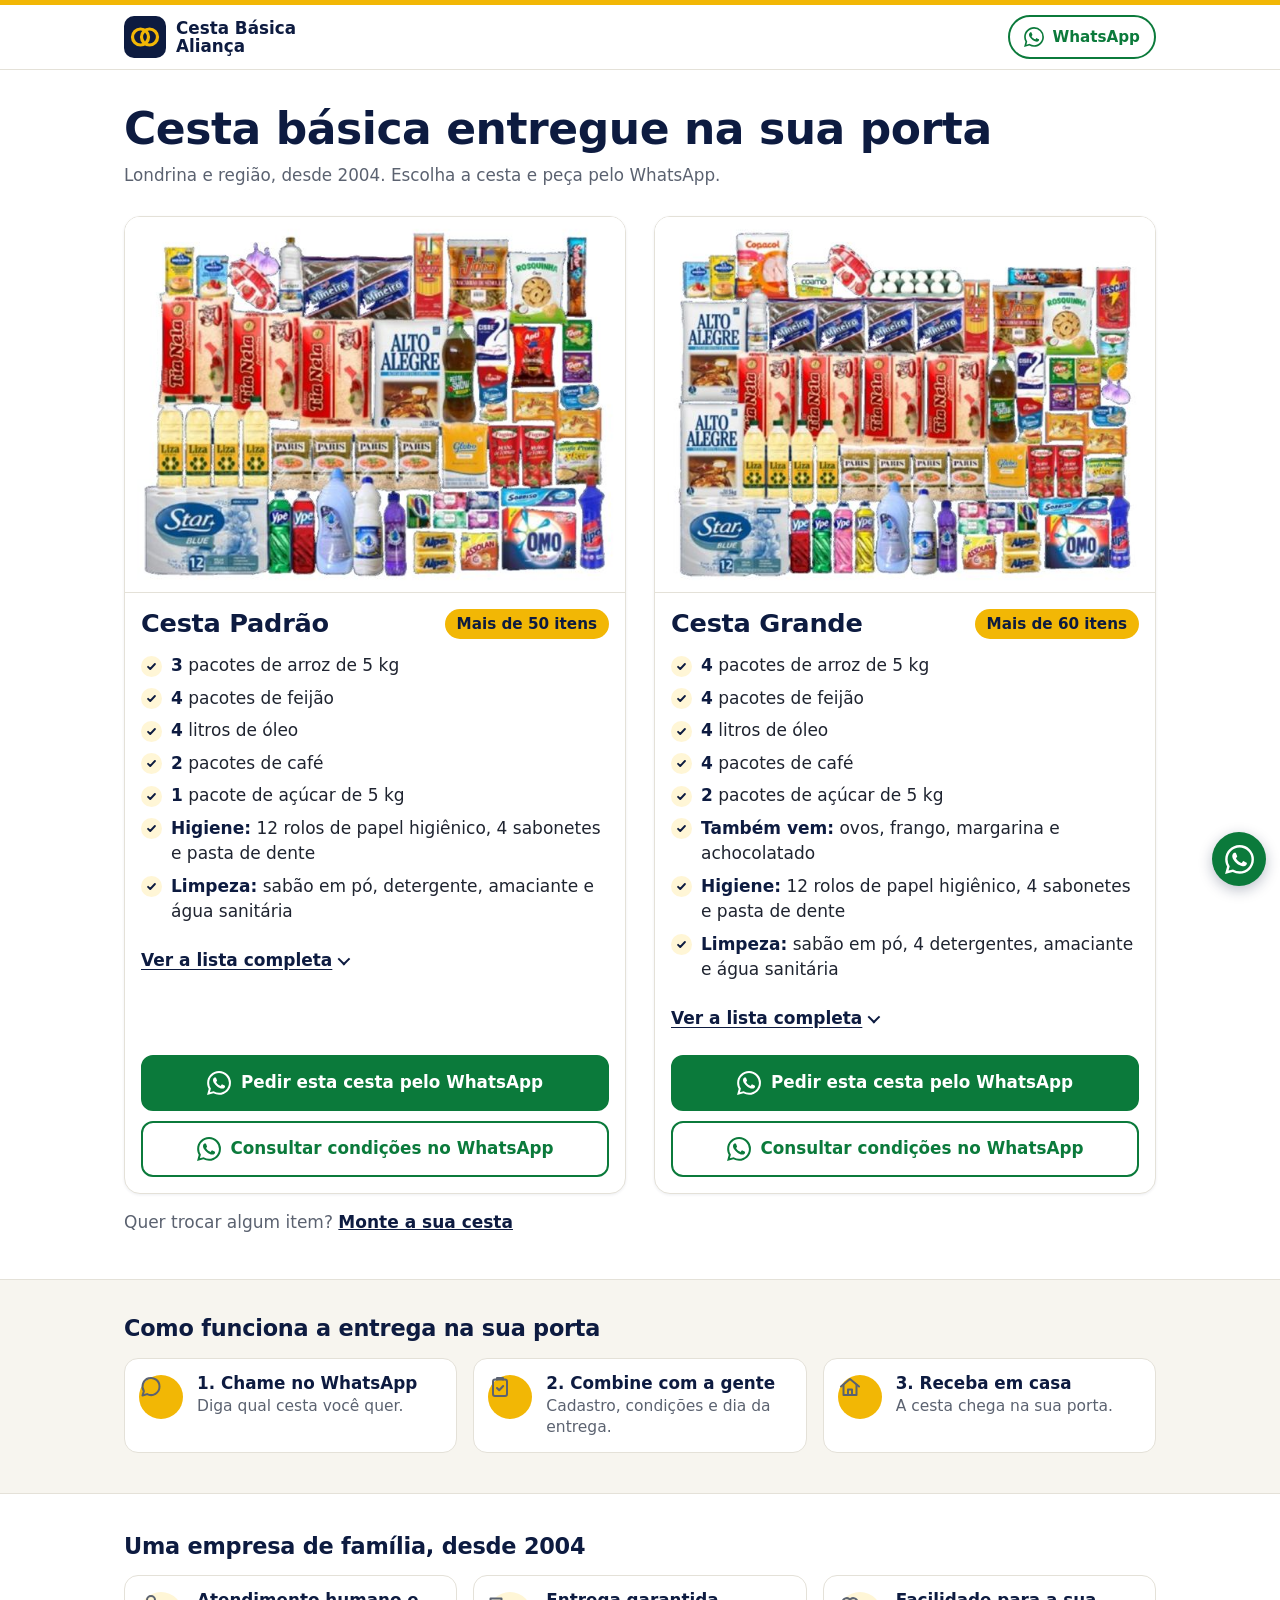
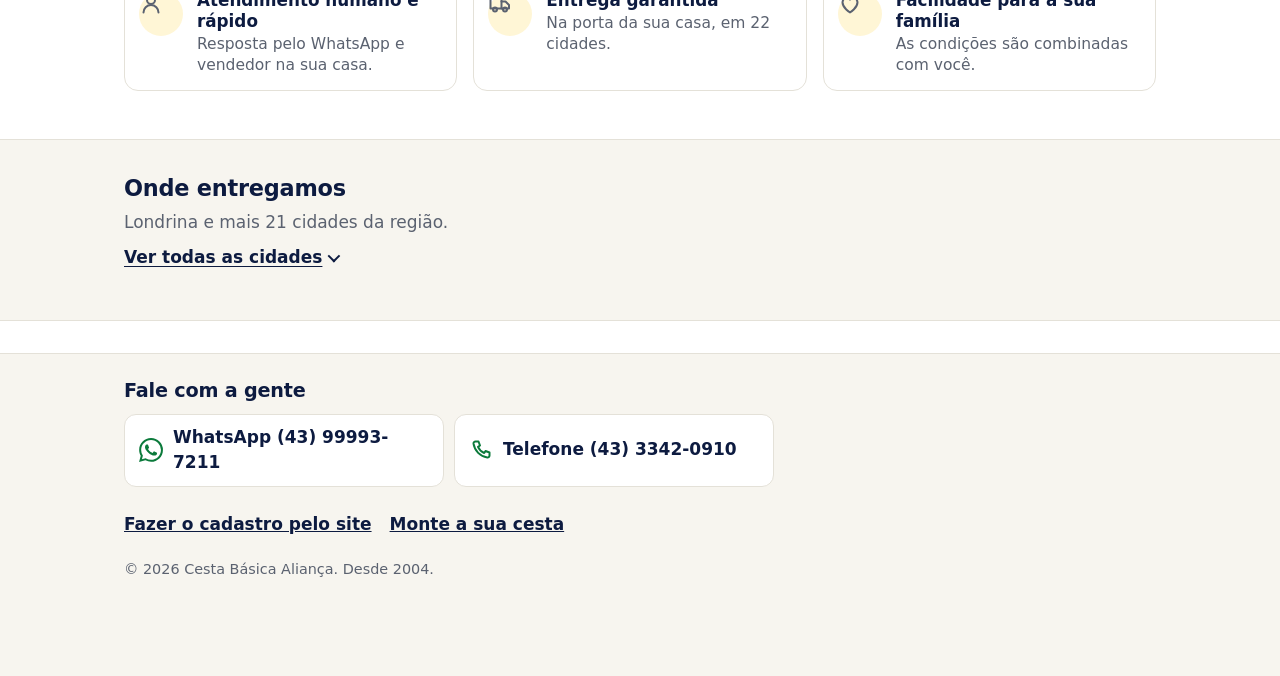
<file: index.html>
<!DOCTYPE html>
<html lang="pt-BR">
<head>
<meta charset="UTF-8">
<meta name="viewport" content="width=device-width, initial-scale=1">
<meta name="color-scheme" content="only light">
<title>Cesta Básica Aliança: cesta básica entregue na sua porta</title>
<meta name="description" content="Cesta básica em Londrina e região desde 2004. Cesta Padrão e Cesta Grande, com alimentos, higiene e limpeza, entregues na sua porta. Peça pelo WhatsApp.">
<meta property="og:title" content="Cesta Básica Aliança: cesta básica entregue na sua porta">
<meta property="og:description" content="Cesta Padrão e Cesta Grande, com alimentos, higiene e limpeza. Londrina e região desde 2004. Peça pelo WhatsApp.">
<meta name="theme-color" content="#ffffff">
<link rel="icon" href="data:image/svg+xml,%3Csvg xmlns='http://www.w3.org/2000/svg' viewBox='0 0 32 32'%3E%3Crect width='32' height='32' rx='7' fill='%230d1b40'/%3E%3Ccircle cx='12.5' cy='16' r='6' fill='none' stroke='%23f2b705' stroke-width='2.5'/%3E%3Ccircle cx='19.5' cy='16' r='6' fill='none' stroke='%23f2b705' stroke-width='2.5'/%3E%3C/svg%3E">
<!-- Vitrine do site: fundo claro, sem preço em lugar nenhum (as condições são tratadas no WhatsApp).
     Página leve de propósito (cliente no 4G pré-pago): sem fonte externa, sem biblioteca, estilo embutido. -->
<style>
:root{--marinho:#0d1b40;--ouro:#f2b705;--ouro-claro:#fff6d6;--verde:#0b7a3b;--verde-2:#096430;--texto:#1f2430;--texto-2:#5b6270;--linha:#e4e1d8;--fundo:#fff;--fundo-2:#f7f5ef}
*,*::before,*::after{box-sizing:border-box}
html{-webkit-text-size-adjust:100%;color-scheme:only light}
body{margin:0;font:400 17px/1.5 system-ui,-apple-system,"Segoe UI",Roboto,"Helvetica Neue",Arial,sans-serif;color:var(--texto);background:var(--fundo);border-top:5px solid var(--ouro)}
img{display:block;max-width:100%;height:auto}
a{color:var(--marinho)}
h1,h2,h3,p,ul,ol{margin:0}
h1,h2,h3{color:var(--marinho);line-height:1.15;letter-spacing:-.01em}
ul,ol{padding:0;list-style:none}
:focus-visible{outline:3px solid var(--marinho);outline-offset:3px;border-radius:6px}
.dentro{width:100%;max-width:1080px;margin:0 auto;padding-left:16px;padding-right:16px}
.icone{width:24px;height:24px;flex:none}

.topo{border-bottom:1px solid var(--linha)}
.topo-dentro{display:flex;align-items:center;justify-content:space-between;gap:12px;padding-top:10px;padding-bottom:10px}
.marca{display:flex;align-items:center;gap:10px;color:var(--marinho);font-weight:800;font-size:1.05rem;line-height:1.1;text-decoration:none}
.marca svg{width:42px;height:42px;flex:none}
.btn-topo{display:inline-flex;align-items:center;gap:8px;min-height:44px;padding:8px 14px;border:2px solid var(--verde);border-radius:999px;color:var(--verde);font-weight:700;font-size:.95rem;text-decoration:none}
.btn-topo .icone{width:20px;height:20px}

.abre{padding-top:22px;padding-bottom:4px}
.abre h1{font-size:clamp(1.75rem,7.2vw,2.75rem);font-weight:800}
.abre p{margin-top:8px;color:var(--texto-2);font-size:1.05rem}

.cestas{display:grid;gap:20px;padding-top:18px}
.cesta{display:flex;flex-direction:column;border:1px solid var(--linha);border-radius:16px;background:#fff;overflow:hidden;box-shadow:0 1px 3px rgba(13,27,64,.07)}
.foto{aspect-ratio:4/3;background:#fff;border-bottom:1px solid var(--linha)}
.foto img{width:100%;height:100%;object-fit:contain}
.titulo{display:flex;align-items:center;justify-content:space-between;flex-wrap:wrap;gap:8px 12px}
.etiqueta{padding:6px 12px;border-radius:999px;background:var(--ouro);color:var(--marinho);font-weight:800;font-size:.95rem;line-height:1.2}
.corpo{display:flex;flex-direction:column;gap:14px;flex:1;padding:16px}
.cesta h2{font-size:1.6rem;font-weight:800}
.principais{display:grid;gap:7px}
.principais li{position:relative;padding-left:30px}
.principais li::before{content:"";position:absolute;left:0;top:.15em;width:21px;height:21px;border-radius:50%;background:var(--ouro-claro) url("data:image/svg+xml,%3Csvg xmlns='http://www.w3.org/2000/svg' viewBox='0 0 24 24' fill='none' stroke='%230d1b40' stroke-width='3' stroke-linecap='round' stroke-linejoin='round'%3E%3Cpath d='m6.5 12.5 3.5 3.5 7.5-8'/%3E%3C/svg%3E") center/15px no-repeat}
.principais b{color:var(--marinho)}
.completa summary{display:inline-flex;align-items:center;gap:6px;min-height:44px;color:var(--marinho);font-weight:700;text-decoration:underline;text-underline-offset:3px;cursor:pointer;list-style:none}
.completa summary::-webkit-details-marker{display:none}
.completa summary::after{content:"";width:9px;height:9px;border-right:2.5px solid currentColor;border-bottom:2.5px solid currentColor;transform:rotate(45deg) translateY(-2px)}
.completa[open] summary::after{transform:rotate(-135deg) translateY(-2px)}
.completa ul{columns:2;column-gap:18px;margin-top:6px;padding-top:10px;border-top:1px solid var(--linha);font-size:.95rem;color:var(--texto-2)}
.completa li{break-inside:avoid;padding:2px 0}
.completa li b{color:var(--texto)}
.botoes{display:grid;gap:10px;margin-top:auto}
.btn{display:flex;align-items:center;justify-content:center;gap:10px;min-height:56px;padding:12px 14px;border:2px solid var(--verde);border-radius:12px;font-weight:700;font-size:1.05rem;line-height:1.2;text-align:center;text-decoration:none}
.btn.cheio{background:var(--verde);color:#fff}
.btn.cheio:hover{background:var(--verde-2);border-color:var(--verde-2)}
.btn.vazado{background:#fff;color:var(--verde)}
.btn.vazado:hover{background:#eef7f1}
.monte{padding-top:16px;color:var(--texto-2)}
.monte a{font-weight:700}

.faixa{margin-top:32px;padding-top:28px;padding-bottom:30px;background:var(--fundo-2);border-top:1px solid var(--linha);border-bottom:1px solid var(--linha)}
.bloco{padding-top:30px;padding-bottom:4px}
.faixa h2,.bloco h2{font-size:1.4rem;font-weight:800}
.passos,.confianca{display:grid;gap:12px;margin-top:16px}
.passos li,.confianca li{display:flex;align-items:flex-start;gap:14px;padding:14px;border:1px solid var(--linha);border-radius:14px;background:#fff}
.bola{display:grid;place-items:center;flex:none;width:44px;height:44px;border-radius:50%;background:var(--ouro);color:var(--marinho)}
.confianca .bola{background:var(--ouro-claro)}
.bola svg{width:24px;height:24px;fill:none;stroke:currentColor;stroke-width:2;stroke-linecap:round;stroke-linejoin:round}
.passos b,.confianca b{display:block;color:var(--marinho);font-size:1.05rem;line-height:1.25}
.passos span,.confianca span{display:block;margin-top:2px;color:var(--texto-2);font-size:.97rem;line-height:1.35}
.cidades-resumo{margin-top:8px;color:var(--texto-2)}
.cidades{columns:2;column-gap:18px;margin-top:6px;padding-top:10px;border-top:1px solid var(--linha)}
.cidades li{break-inside:avoid;padding:3px 0}
.distritos{margin-top:10px;color:var(--texto-2);font-size:.97rem}

.rodape{margin-top:32px;padding-top:26px;padding-bottom:96px;background:var(--fundo-2);border-top:1px solid var(--linha)}
.rodape h2{font-size:1.2rem;font-weight:800}
.contatos{display:grid;gap:10px;margin-top:12px}
.contatos a{display:flex;align-items:center;gap:10px;min-height:52px;padding:10px 14px;border:1px solid var(--linha);border-radius:12px;background:#fff;color:var(--marinho);font-weight:700;text-decoration:none}
.contatos .icone{color:var(--verde)}
.outras{display:flex;flex-wrap:wrap;gap:6px 18px;margin-top:16px}
.outras a{display:inline-flex;align-items:center;min-height:44px;font-weight:600}
.fim{margin-top:12px;color:var(--texto-2);font-size:.9rem}

.flutua{position:fixed;right:14px;bottom:calc(14px + env(safe-area-inset-bottom,0px));z-index:20;display:grid;place-items:center;width:54px;height:54px;border-radius:50%;background:var(--verde);color:#fff;box-shadow:0 4px 14px rgba(13,27,64,.28)}
.flutua .icone{width:29px;height:29px}

@media (min-width:760px){
  .dentro{padding-left:24px;padding-right:24px}
  .abre{padding-top:34px}
  .cestas{grid-template-columns:1fr 1fr;gap:28px;padding-top:24px}
  .passos,.confianca{grid-template-columns:repeat(3,1fr);gap:16px}
  .cidades{columns:4}
  .contatos{grid-template-columns:repeat(2,minmax(0,320px))}
  .faixa{margin-top:44px;padding-top:36px;padding-bottom:40px}
  .bloco{padding-top:40px}
}
</style>
</head>
<body>

<svg width="0" height="0" style="position:absolute" aria-hidden="true" focusable="false">
  <symbol id="zap" viewBox="0 0 24 24"><path fill="currentColor" d="M17.472 14.382c-.297-.149-1.758-.867-2.03-.967-.273-.099-.471-.148-.67.15-.197.297-.767.966-.94 1.164-.173.199-.347.223-.644.075-.297-.15-1.255-.463-2.39-1.475-.883-.788-1.48-1.761-1.653-2.059-.173-.297-.018-.458.13-.606.134-.133.298-.347.446-.52.149-.174.198-.298.298-.497.099-.198.05-.371-.025-.52-.075-.149-.669-1.612-.916-2.207-.242-.579-.487-.5-.669-.51-.173-.008-.371-.01-.57-.01-.198 0-.52.074-.792.372-.272.297-1.04 1.016-1.04 2.479 0 1.462 1.065 2.875 1.213 3.074.149.198 2.096 3.2 5.077 4.487.709.306 1.262.489 1.694.625.712.227 1.36.195 1.871.118.571-.085 1.758-.719 2.006-1.413.248-.694.248-1.289.173-1.413-.074-.124-.272-.198-.57-.347m-5.421 7.403h-.004a9.87 9.87 0 0 1-5.031-1.378l-.361-.214-3.741.982.998-3.648-.235-.374a9.86 9.86 0 0 1-1.51-5.26c.001-5.45 4.436-9.884 9.888-9.884 2.64 0 5.122 1.03 6.988 2.898a9.825 9.825 0 0 1 2.893 6.994c-.003 5.45-4.437 9.884-9.885 9.884m8.413-18.297A11.815 11.815 0 0 0 12.05 0C5.495 0 .16 5.335.157 11.892c0 2.096.547 4.142 1.588 5.945L.057 24l6.305-1.654a11.882 11.882 0 0 0 5.683 1.448h.005c6.554 0 11.89-5.335 11.893-11.893a11.821 11.821 0 0 0-3.48-8.413z"/></symbol>
</svg>

<header class="topo">
  <div class="dentro topo-dentro">
    <a class="marca" href="./" aria-label="Cesta Básica Aliança, página inicial">
      <svg viewBox="0 0 42 42" aria-hidden="true"><rect width="42" height="42" rx="10" fill="#0d1b40"/><circle cx="16.5" cy="21" r="8" fill="none" stroke="#f2b705" stroke-width="3.2"/><circle cx="25.5" cy="21" r="8" fill="none" stroke="#f2b705" stroke-width="3.2"/></svg>
      <span>Cesta Básica<br>Aliança</span>
    </a>
    <a class="btn-topo" data-zap="geral" href="https://wa.me/5543999937211?text=Ol%C3%A1!%20Vim%20pelo%20site%20e%20quero%20atendimento." target="_blank" rel="noopener"><svg class="icone" aria-hidden="true"><use href="#zap"/></svg>WhatsApp</a>
  </div>
</header>

<main>
  <section class="dentro abre">
    <h1>Cesta básica entregue na sua porta</h1>
    <p>Londrina e região, desde 2004. Escolha a cesta e peça pelo WhatsApp.</p>
  </section>

  <section class="dentro" id="cestas" aria-label="Nossas cestas">
    <div class="cestas">

      <article class="cesta" id="cesta-padrao">
        <div class="foto">
          <img src="imagens/cesta-padrao-itens.jpg" width="640" height="480" decoding="async" fetchpriority="high" alt="Produtos da Cesta Padrão: arroz, feijão, óleo, café, açúcar, macarrão, papel higiênico e produtos de limpeza">
        </div>
        <div class="corpo">
          <div class="titulo"><h2>Cesta Padrão</h2><span class="etiqueta">Mais de 50 itens</span></div>
          <ul class="principais">
            <li><b>3</b> pacotes de arroz de 5 kg</li>
            <li><b>4</b> pacotes de feijão</li>
            <li><b>4</b> litros de óleo</li>
            <li><b>2</b> pacotes de café</li>
            <li><b>1</b> pacote de açúcar de 5 kg</li>
            <li><b>Higiene:</b> 12 rolos de papel higiênico, 4 sabonetes e pasta de dente</li>
            <li><b>Limpeza:</b> sabão em pó, detergente, amaciante e água sanitária</li>
          </ul>
          <details class="completa">
            <summary>Ver a lista completa</summary>
            <ul>
              <li><b>3</b> pacotes de 5 kg de arroz</li><li><b>1</b> pacote de 5 kg de açúcar</li><li><b>4</b> pacotes de feijão</li><li><b>4</b> litros de óleo</li><li><b>2</b> pacotes de café</li><li><b>1</b> kg de farinha de trigo</li><li><b>2</b> pacotes de macarrão</li><li><b>2</b> cabeças de alho</li><li><b>2</b> litros de refrigerante</li><li><b>1</b> bolacha recheada</li><li><b>1</b> bolacha rosquinha</li><li><b>2</b> pacotes de suco em pó</li><li><b>1</b> lata de sardinha</li><li><b>1</b> sachê de maionese</li><li><b>2</b> miojos</li><li><b>2</b> sachês de molho de tomate</li><li><b>1</b> pacote de farofa temperada</li><li><b>1</b> litro de vinagre</li><li><b>1</b> lata de leite condensado</li><li><b>1</b> lata de creme de leite</li><li><b>1</b> salsichão grande</li><li><b>12</b> rolos de papel higiênico</li><li><b>2</b> detergentes</li><li><b>2</b> litros de amaciante</li><li><b>1</b> litro de água sanitária</li><li><b>1</b> desinfetante</li><li><b>4</b> sabonetes</li><li><b>1</b> pacote de lã de aço</li><li><b>1</b> esponja</li><li><b>2</b> pedras de sabão em barra</li><li><b>1</b> caixa de sabão em pó</li><li><b>1</b> pasta de dente</li><li><b>1</b> limpador multiuso</li>
            </ul>
          </details>
          <div class="botoes">
            <a class="btn cheio" data-zap="pedir" data-cesta="Cesta Padrão" href="https://wa.me/5543999937211?text=Ol%C3%A1!%20Quero%20pedir%20a%20Cesta%20Padr%C3%A3o." target="_blank" rel="noopener"><svg class="icone" aria-hidden="true"><use href="#zap"/></svg>Pedir esta cesta pelo WhatsApp</a>
            <a class="btn vazado" data-zap="consultar" data-cesta="Cesta Padrão" href="https://wa.me/5543999937211?text=Ol%C3%A1!%20Quero%20consultar%20as%20condi%C3%A7%C3%B5es%20da%20Cesta%20Padr%C3%A3o." target="_blank" rel="noopener"><svg class="icone" aria-hidden="true"><use href="#zap"/></svg>Consultar condições no WhatsApp</a>
          </div>
        </div>
      </article>

      <article class="cesta" id="cesta-grande">
        <div class="foto">
          <img src="imagens/cesta-grande-itens.jpg" width="640" height="480" loading="lazy" decoding="async" alt="Produtos da Cesta Grande: arroz, feijão, óleo, café, açúcar, ovos, frango, margarina, papel higiênico e produtos de limpeza">
        </div>
        <div class="corpo">
          <div class="titulo"><h2>Cesta Grande</h2><span class="etiqueta">Mais de 60 itens</span></div>
          <ul class="principais">
            <li><b>4</b> pacotes de arroz de 5 kg</li>
            <li><b>4</b> pacotes de feijão</li>
            <li><b>4</b> litros de óleo</li>
            <li><b>4</b> pacotes de café</li>
            <li><b>2</b> pacotes de açúcar de 5 kg</li>
            <li><b>Também vem:</b> ovos, frango, margarina e achocolatado</li>
            <li><b>Higiene:</b> 12 rolos de papel higiênico, 4 sabonetes e pasta de dente</li>
            <li><b>Limpeza:</b> sabão em pó, 4 detergentes, amaciante e água sanitária</li>
          </ul>
          <details class="completa">
            <summary>Ver a lista completa</summary>
            <ul>
              <li><b>4</b> pacotes de 5 kg de arroz</li><li><b>2</b> pacotes de 5 kg de açúcar</li><li><b>4</b> pacotes de feijão</li><li><b>4</b> litros de óleo</li><li><b>4</b> pacotes de café</li><li><b>1</b> kg de farinha de trigo</li><li><b>2</b> pacotes de macarrão</li><li><b>2</b> cabeças de alho</li><li><b>2</b> litros de refrigerante</li><li><b>1</b> achocolatado</li><li><b>1</b> bolacha recheada</li><li><b>1</b> bolacha rosquinha</li><li><b>4</b> pacotes de suco em pó</li><li><b>1</b> lata de sardinha</li><li><b>1</b> lata de milho</li><li><b>1</b> sachê de maionese</li><li><b>2</b> miojos</li><li><b>2</b> sachês de molho de tomate</li><li><b>1</b> pacote de farofa temperada</li><li><b>1</b> litro de vinagre</li><li><b>1</b> lata de leite condensado</li><li><b>1</b> lata de creme de leite</li><li><b>1</b> bandeja de ovos</li><li><b>1</b> pacote de coxa e sobrecoxa</li><li><b>1</b> salsichão grande</li><li><b>1</b> pote de margarina</li><li><b>12</b> rolos de papel higiênico</li><li><b>4</b> detergentes</li><li><b>2</b> litros de amaciante</li><li><b>1</b> litro de água sanitária</li><li><b>1</b> desinfetante</li><li><b>4</b> sabonetes</li><li><b>1</b> pacote de lã de aço</li><li><b>1</b> esponja</li><li><b>2</b> pedras de sabão em barra</li><li><b>1</b> caixa de sabão em pó</li><li><b>1</b> pasta de dente</li><li><b>1</b> limpador multiuso</li>
            </ul>
          </details>
          <div class="botoes">
            <a class="btn cheio" data-zap="pedir" data-cesta="Cesta Grande" href="https://wa.me/5543999937211?text=Ol%C3%A1!%20Quero%20pedir%20a%20Cesta%20Grande." target="_blank" rel="noopener"><svg class="icone" aria-hidden="true"><use href="#zap"/></svg>Pedir esta cesta pelo WhatsApp</a>
            <a class="btn vazado" data-zap="consultar" data-cesta="Cesta Grande" href="https://wa.me/5543999937211?text=Ol%C3%A1!%20Quero%20consultar%20as%20condi%C3%A7%C3%B5es%20da%20Cesta%20Grande." target="_blank" rel="noopener"><svg class="icone" aria-hidden="true"><use href="#zap"/></svg>Consultar condições no WhatsApp</a>
          </div>
        </div>
      </article>

    </div>
    <p class="monte">Quer trocar algum item? <a href="montar-cesta.html">Monte a sua cesta</a></p>
  </section>

  <section class="faixa" id="como-funciona">
    <div class="dentro">
      <h2>Como funciona a entrega na sua porta</h2>
      <ol class="passos">
        <li>
          <span class="bola" aria-hidden="true"><svg viewBox="0 0 24 24"><path d="M20.5 11.5a8.5 8.5 0 0 1-12.4 7.6L3.5 20.5l1.4-4.4A8.5 8.5 0 1 1 20.5 11.5z"/></svg></span>
          <div><b>1. Chame no WhatsApp</b><span>Diga qual cesta você quer.</span></div>
        </li>
        <li>
          <span class="bola" aria-hidden="true"><svg viewBox="0 0 24 24"><rect x="5" y="4.5" width="14" height="16.5" rx="2"/><path d="M9 4.5V3h6v1.5"/><path d="m9 13 2.2 2.2L15.2 11"/></svg></span>
          <div><b>2. Combine com a gente</b><span>Cadastro, condições e dia da entrega.</span></div>
        </li>
        <li>
          <span class="bola" aria-hidden="true"><svg viewBox="0 0 24 24"><path d="M3 11.5 12 4l9 7.5"/><path d="M5.5 9.8V20h13V9.8"/><path d="M10 20v-5.5h4V20"/></svg></span>
          <div><b>3. Receba em casa</b><span>A cesta chega na sua porta.</span></div>
        </li>
      </ol>
    </div>
  </section>

  <section class="dentro bloco" id="sobre">
    <h2>Uma empresa de família, desde 2004</h2>
    <ul class="confianca">
      <li>
        <span class="bola" aria-hidden="true"><svg viewBox="0 0 24 24"><circle cx="12" cy="8" r="4"/><path d="M4.5 20.5a7.5 7.5 0 0 1 15 0"/></svg></span>
        <div><b>Atendimento humano e rápido</b><span>Resposta pelo WhatsApp e vendedor na sua casa.</span></div>
      </li>
      <li>
        <span class="bola" aria-hidden="true"><svg viewBox="0 0 24 24"><path d="M2.5 6.5h11v10h-11z"/><path d="M13.5 9.5h4l3.5 3.5v3.5h-7.5"/><circle cx="7" cy="17.5" r="2"/><circle cx="17" cy="17.5" r="2"/></svg></span>
        <div><b>Entrega garantida</b><span>Na porta da sua casa, em 22 cidades.</span></div>
      </li>
      <li>
        <span class="bola" aria-hidden="true"><svg viewBox="0 0 24 24"><path d="M12 20.5s-7.5-4.6-7.5-10.2A4.3 4.3 0 0 1 12 7.6a4.3 4.3 0 0 1 7.5 2.7c0 5.6-7.5 10.2-7.5 10.2z"/></svg></span>
        <div><b>Facilidade para a sua família</b><span>As condições são combinadas com você.</span></div>
      </li>
    </ul>
  </section>

  <section class="faixa" id="areas">
    <div class="dentro">
      <h2>Onde entregamos</h2>
      <p class="cidades-resumo">Londrina e mais 21 cidades da região.</p>
      <details class="completa">
        <summary>Ver todas as cidades</summary>
        <ul class="cidades">
          <li>Londrina</li><li>Cambé</li><li>Rolândia</li><li>Jaguapitã</li><li>Ibiporã</li><li>Apucarana</li><li>Arapongas</li><li>Bela Vista do Paraíso</li><li>Sertanópolis</li><li>Florestópolis</li><li>Alvorada do Sul</li><li>Primeiro de Maio</li><li>Porecatu</li><li>Marilândia do Sul</li><li>Tamarana</li><li>São Martinho</li><li>Jataizinho</li><li>Prado Ferreira</li><li>Centenário do Sul</li><li>Guaraci</li><li>Bentópolis</li><li>Califórnia</li>
        </ul>
        <p class="distritos">Distritos: Irerê, Guaravera, Maravilha, Paiquerê, Vila Reis, Ibiaci e Espírito Santo.</p>
      </details>
    </div>
  </section>
</main>

<footer class="rodape" id="contato">
  <div class="dentro">
    <h2>Fale com a gente</h2>
    <div class="contatos">
      <a data-zap="geral" href="https://wa.me/5543999937211?text=Ol%C3%A1!%20Vim%20pelo%20site%20e%20quero%20atendimento." target="_blank" rel="noopener"><svg class="icone" aria-hidden="true"><use href="#zap"/></svg>WhatsApp (43) 99993-7211</a>
      <a href="tel:+554333420910"><svg class="icone" viewBox="0 0 24 24" fill="none" stroke="currentColor" stroke-width="2" stroke-linecap="round" stroke-linejoin="round" aria-hidden="true"><path d="M6.5 3.5h3l1.5 4-2 1.3a12 12 0 0 0 6.2 6.2l1.3-2 4 1.5v3a2 2 0 0 1-2.2 2A16.5 16.5 0 0 1 4.5 5.700a2 2 0 0 1 2-2.2z"/></svg>Telefone (43) 3342-0910</a>
    </div>
    <nav class="outras" aria-label="Outras páginas">
      <a href="cadastro.html">Fazer o cadastro pelo site</a>
      <a href="montar-cesta.html">Monte a sua cesta</a>
    </nav>
    <p class="fim">&copy; <span id="ano">2026</span> Cesta Básica Aliança. Desde 2004.</p>
  </div>
</footer>

<a class="flutua" data-zap="geral" href="https://wa.me/5543999937211?text=Ol%C3%A1!%20Vim%20pelo%20site%20e%20quero%20atendimento." target="_blank" rel="noopener" aria-label="Atendimento pelo WhatsApp"><svg class="icone" aria-hidden="true"><use href="#zap"/></svg></a>

<script>
/* Links do WhatsApp: a mensagem já sai escrita com o nome da cesta e, se a pessoa veio por um link de indicação (?ref=), com o código de quem indicou.
   Sem script os links funcionam do mesmo jeito (só sem o código). */
(function () {
  var ZAP = "https://wa.me/5543999937211?text=";
  function codigo() { try { var r = (new URLSearchParams(location.search).get("ref") || localStorage.getItem("aliancaRef") || "").trim(); return /^[A-Za-z0-9_-]{1,24}$/.test(r) ? r : ""; } catch (e) { return ""; } }
  function mensagem(tipo, cesta) {
    var t = tipo === "pedir" ? "Olá! Quero pedir a " + cesta + "." : tipo === "consultar" ? "Olá! Quero consultar as condições da " + cesta + "." : "Olá! Vim pelo site e quero atendimento.";
    var c = codigo(); return t + (c ? " Código de indicação: " + c + "." : "");
  }
  var links = document.querySelectorAll("[data-zap]"), i;
  for (i = 0; i < links.length; i++) links[i].href = ZAP + encodeURIComponent(mensagem(links[i].getAttribute("data-zap"), links[i].getAttribute("data-cesta") || ""));
  document.getElementById("ano").textContent = new Date().getFullYear();
  /* link antigo com ?cesta=padrao ou ?cesta=grande: leva direto ao cartão daquela cesta */
  try { var q = new URLSearchParams(location.search).get("cesta"), alvo = (q === "padrao" || q === "grande") && document.getElementById("cesta-" + q); if (alvo) alvo.scrollIntoView(); } catch (e) { /* sem parâmetro */ }
})();
</script>
<script src="origem.js" defer></script>
</body>
</html>
</file>
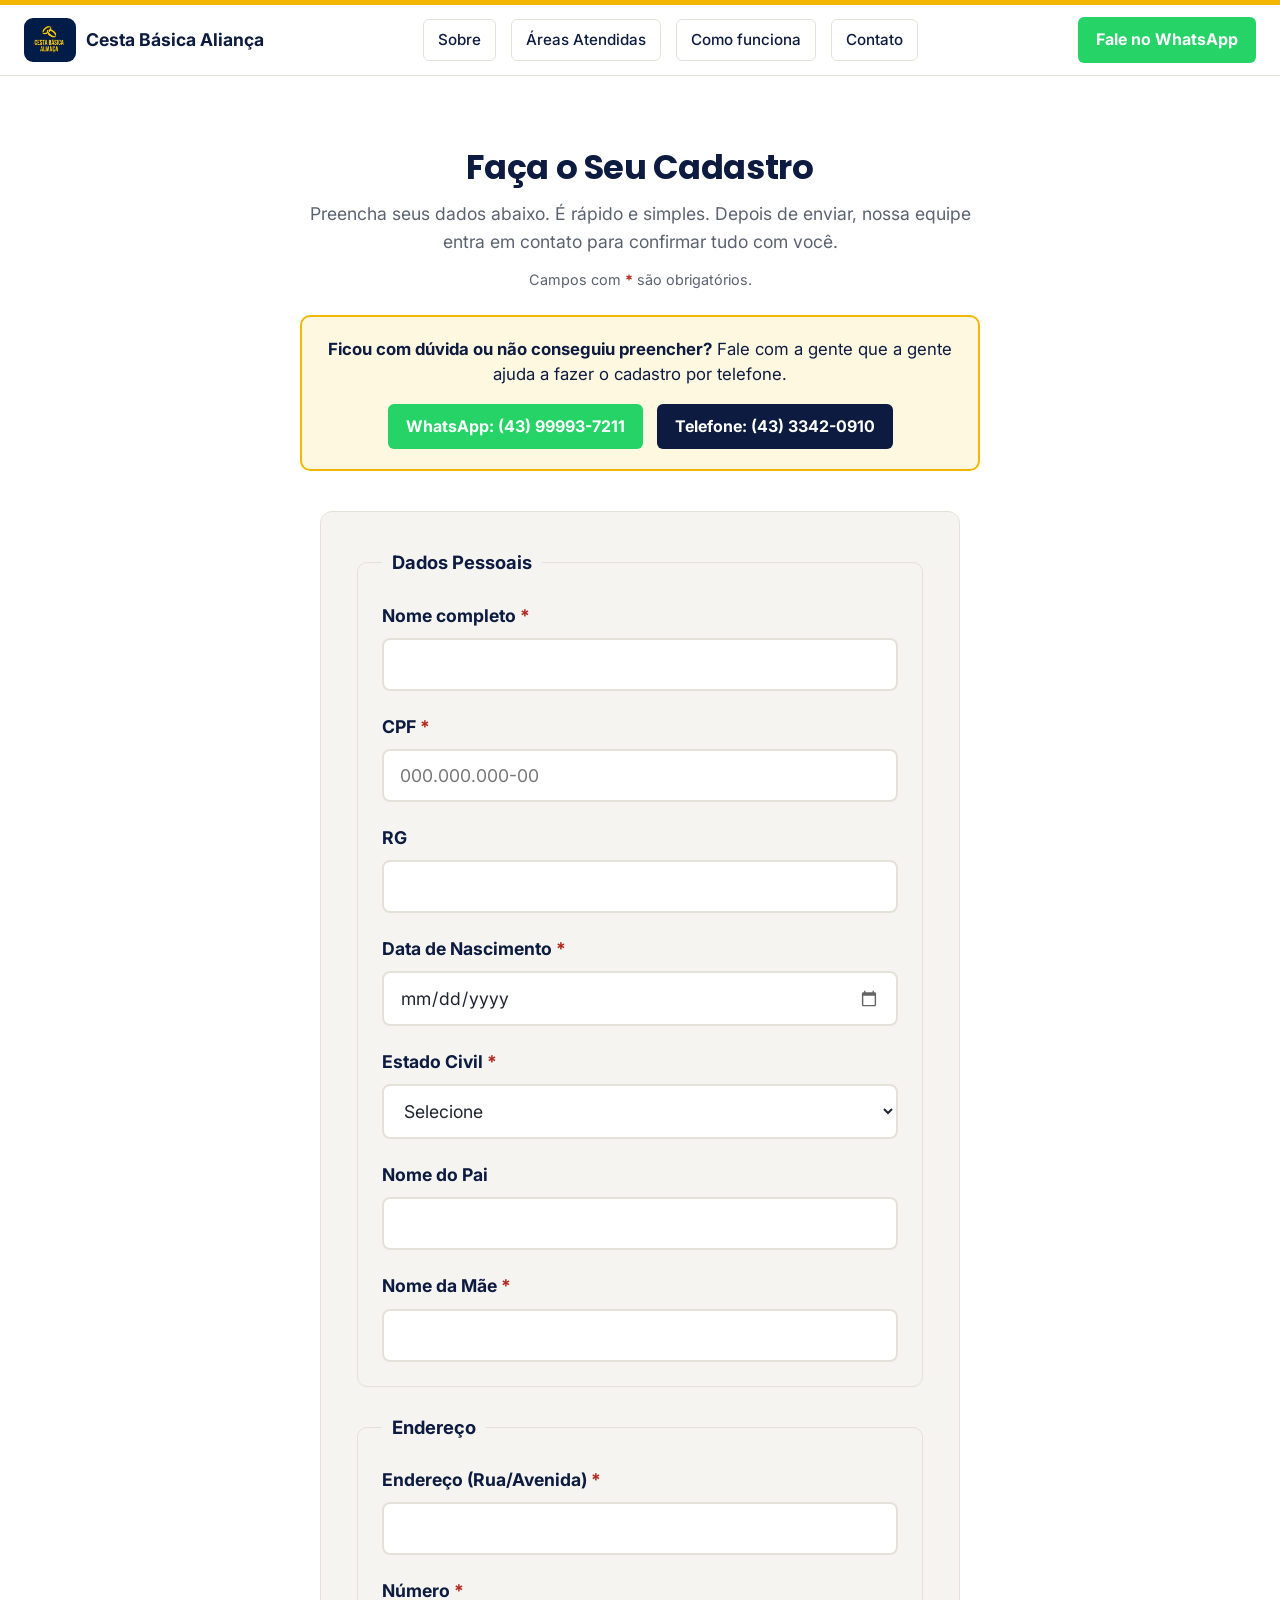
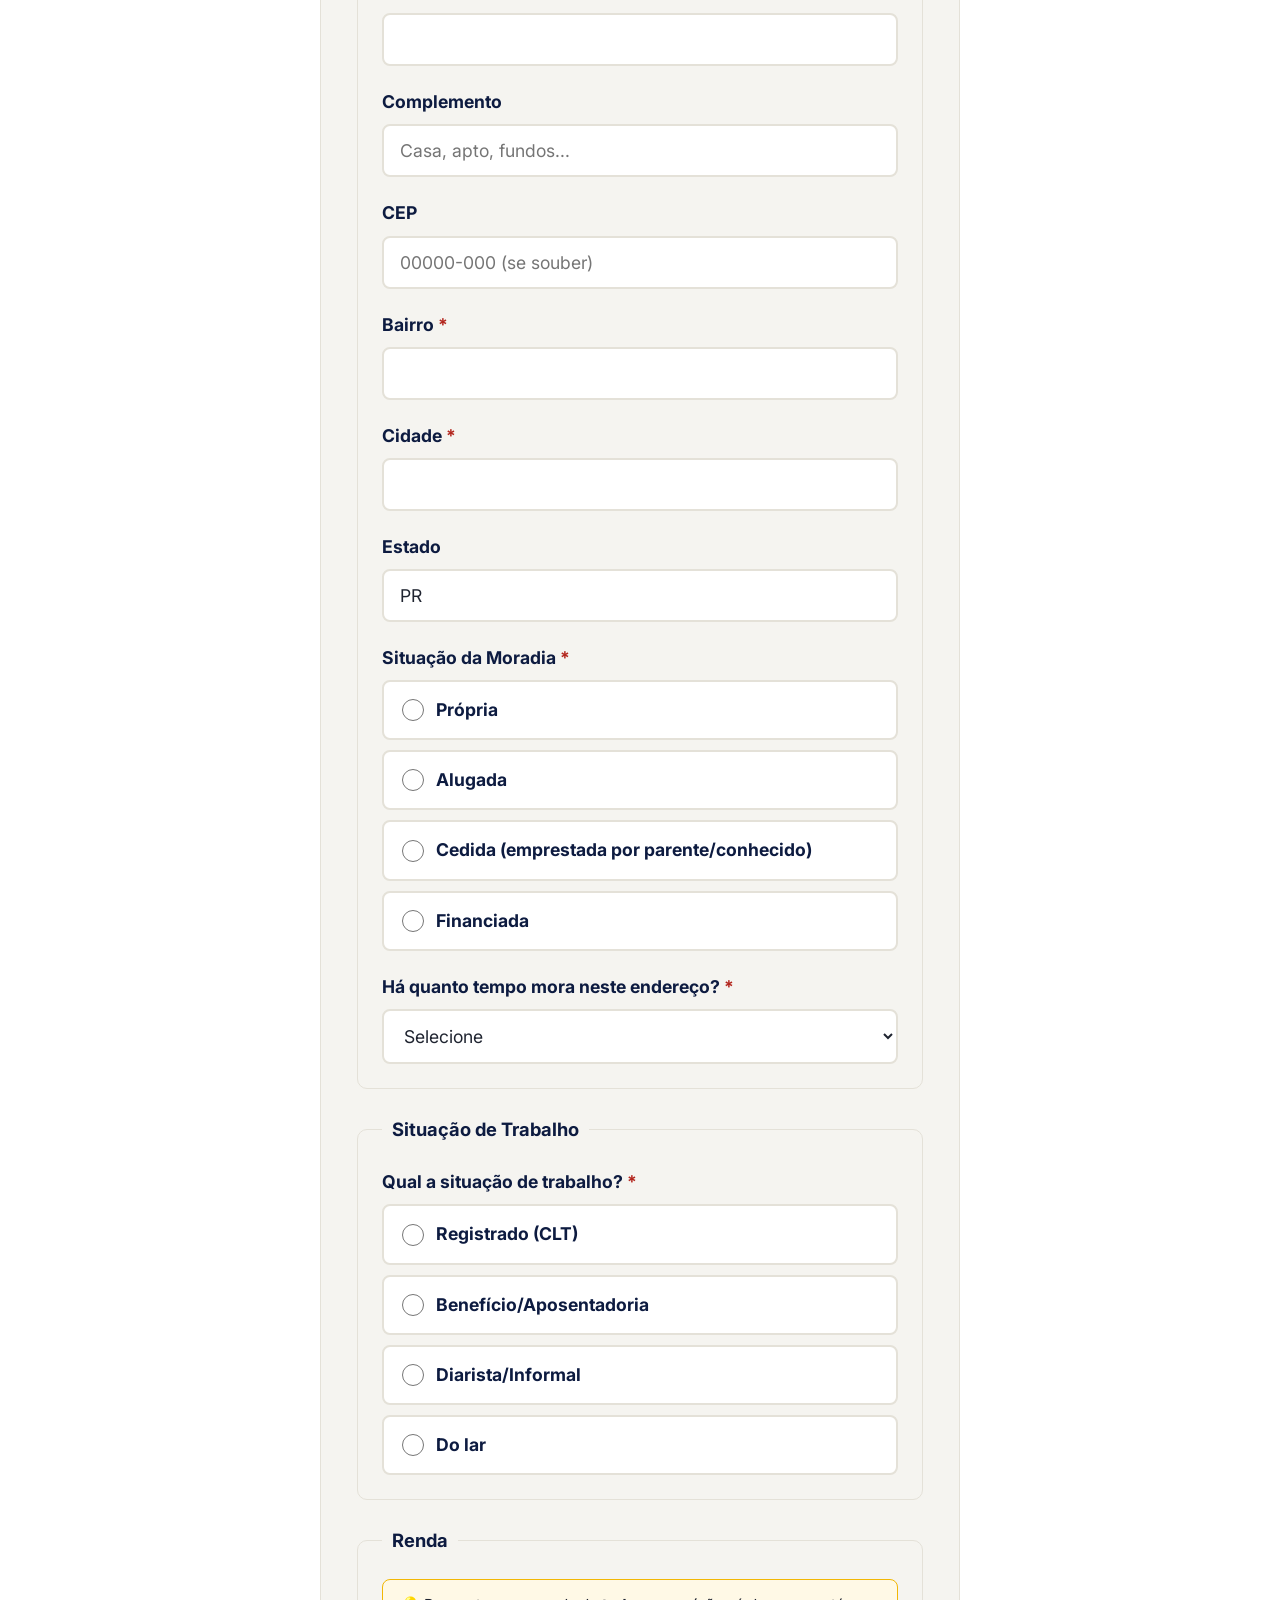
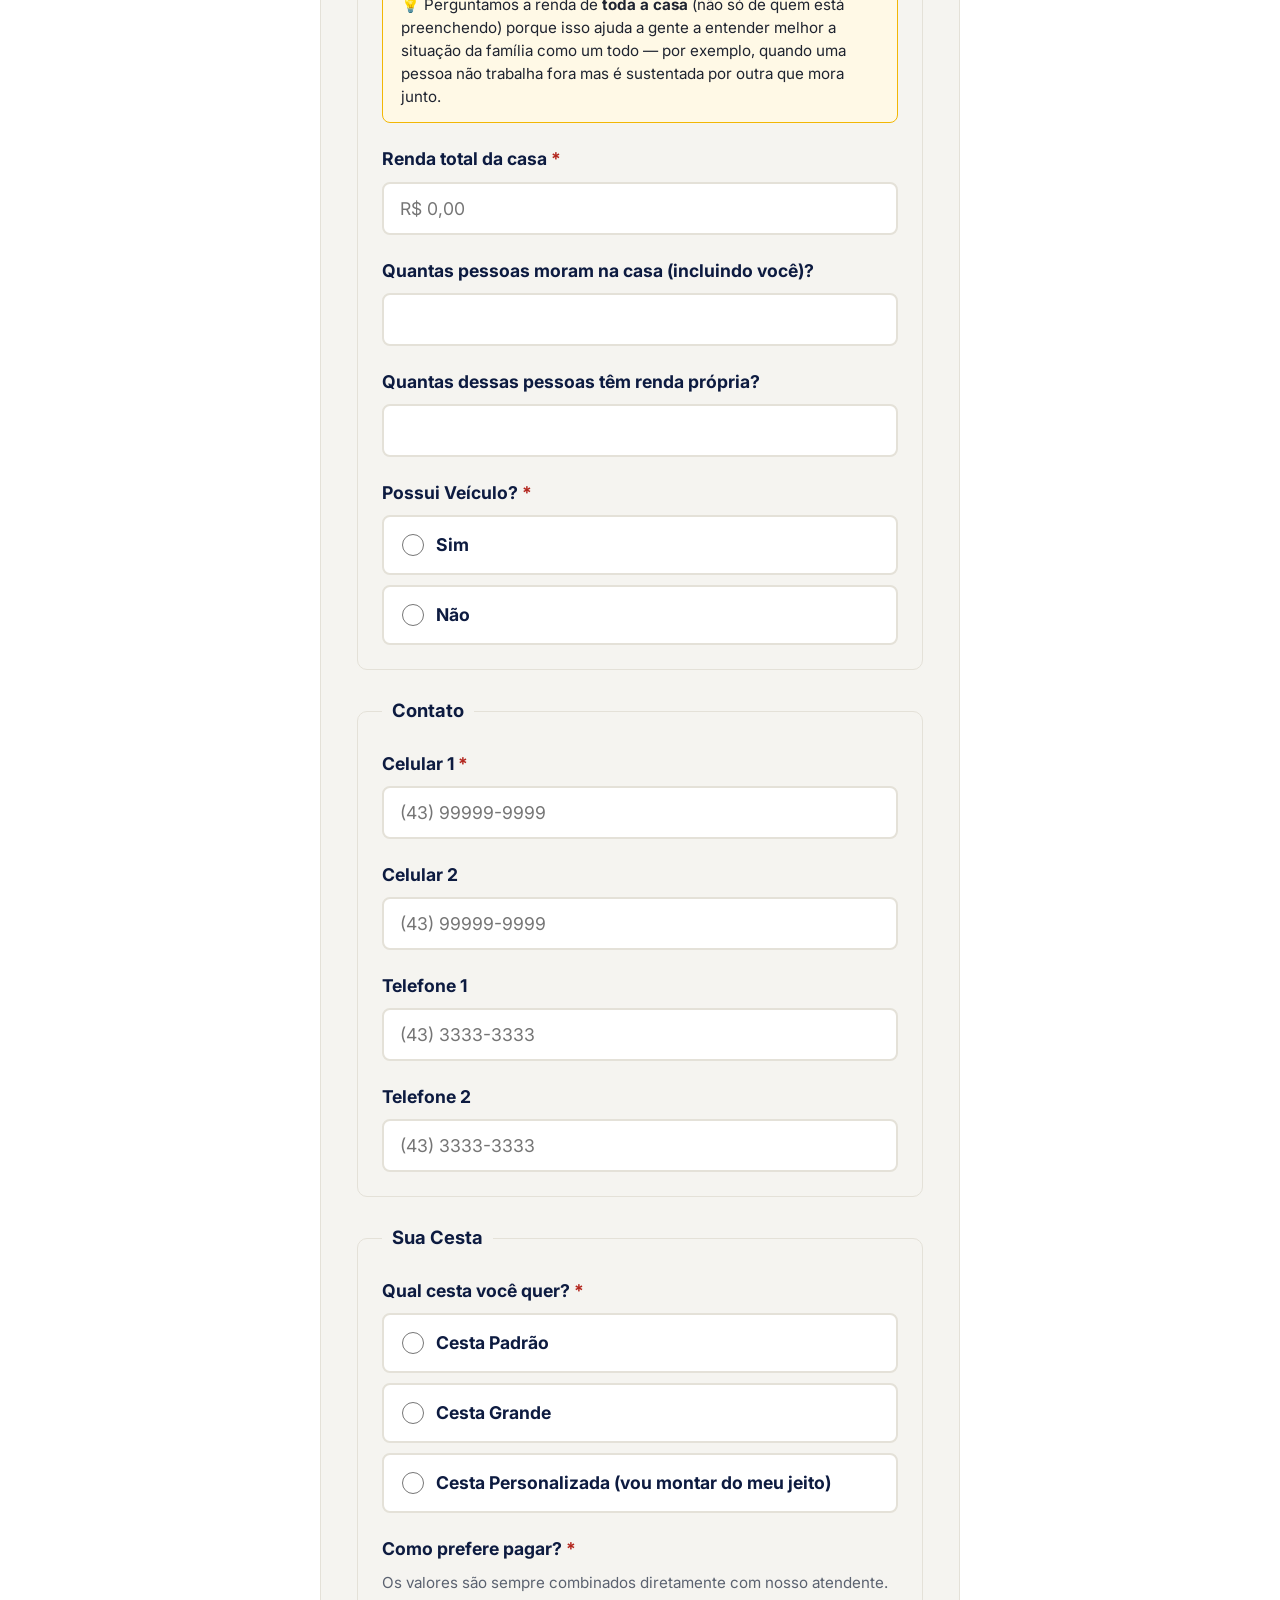
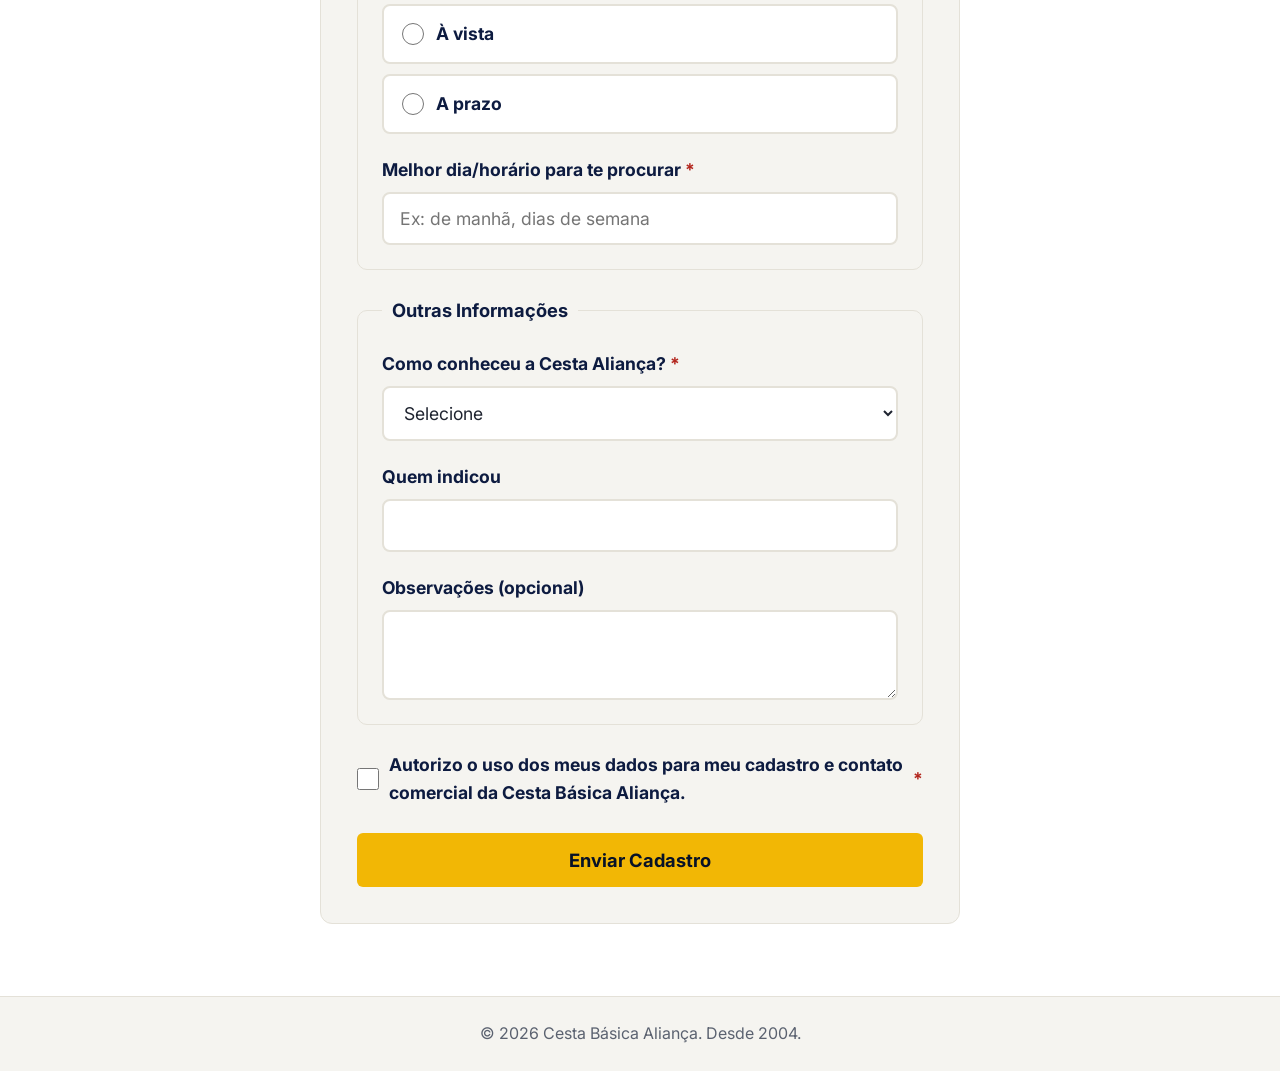
<file: cadastro-completo.html>
<!DOCTYPE html>
<html lang="pt-BR">
<head>
<meta charset="UTF-8">
<meta name="viewport" content="width=device-width, initial-scale=1.0">
<title>Cadastro completo - Cesta Básica Aliança</title>
<meta name="robots" content="noindex">
<link rel="preconnect" href="https://fonts.googleapis.com">
<link rel="preconnect" href="https://fonts.gstatic.com" crossorigin>
<link href="https://fonts.googleapis.com/css2?family=Poppins:wght@600;700;800&family=Inter:wght@400;500;600&display=swap" rel="stylesheet">
<link rel="stylesheet" href="estilo.css">
</head>
<body>

  <header class="header">
    <div class="container header-inner">
      <a class="logo" href="index.html">
        <img src="imagens/logo.jpg" alt="Cesta Básica Aliança" onerror="this.style.display='none'">
        <span class="logo-texto">Cesta Básica Aliança</span>
      </a>
      <button type="button" class="nav-toggle" id="nav-toggle" aria-label="Abrir menu" aria-expanded="false">
        <span></span><span></span><span></span>
      </button>
      <nav class="nav" id="nav-principal">
        <a href="index.html#sobre">Sobre</a>
        <a href="index.html#areas">Áreas Atendidas</a>
        <a href="index.html#como-funciona">Como funciona</a>
        <a href="index.html#contato">Contato</a>
        <a class="btn btn-whatsapp nav-cta-mobile" href="https://wa.me/5543999937211" target="_blank" rel="noopener">Fale no WhatsApp</a>
      </nav>
      <a class="btn btn-whatsapp nav-cta" href="https://wa.me/5543999937211" target="_blank" rel="noopener">Fale no WhatsApp</a>
    </div>
  </header>

  <section class="secao secao-cadastro">
    <div class="container">
      <h1>Faça o Seu Cadastro</h1>
      <p class="cadastro-intro">
        Preencha seus dados abaixo. É rápido e simples. Depois de enviar, nossa equipe entra em
        contato para confirmar tudo com você.
      </p>
      <p class="cadastro-legenda-obrigatorio">Campos com <span class="obrigatorio">*</span> são obrigatórios.</p>

      <div class="cadastro-ajuda">
        <p class="cadastro-ajuda-texto">
          <strong>Ficou com dúvida ou não conseguiu preencher?</strong> Fale com a gente que a
          gente ajuda a fazer o cadastro por telefone.
        </p>
        <div class="cadastro-ajuda-botoes">
          <a class="btn btn-whatsapp" href="https://wa.me/5543999937211" target="_blank" rel="noopener">WhatsApp: (43) 99993-7211</a>
          <a class="btn btn-telefone" href="tel:+554333420910">Telefone: (43) 3342-0910</a>
        </div>
      </div>

      <form id="form-cadastro" class="form-cadastro" novalidate>
        <div class="campo campo-honeypot" aria-hidden="true">
          <label for="informacao_extra">Não preencha este campo</label>
          <input type="text" id="informacao_extra" name="informacao_extra" tabindex="-1" autocomplete="off">
        </div>

        <fieldset class="form-secao">
          <legend>Dados Pessoais</legend>

          <div class="campo">
            <label for="nome">Nome completo <span class="obrigatorio">*</span></label>
            <input type="text" id="nome" name="nome" required autocomplete="name">
          </div>

          <div class="campo">
            <label for="cpf">CPF <span class="obrigatorio">*</span></label>
            <input type="text" id="cpf" name="cpf" required inputmode="numeric" placeholder="000.000.000-00" maxlength="14" title="Digite um CPF válido com 11 números">
            <span class="campo-erro" id="erro-cpf"></span>
            <span class="campo-aviso-cpf" id="aviso-cpf-existente"></span>
          </div>

          <div class="campo">
            <label for="rg">RG</label>
            <input type="text" id="rg" name="rg">
          </div>

          <div class="campo">
            <label for="nascimento">Data de Nascimento <span class="obrigatorio">*</span></label>
            <input type="date" id="nascimento" name="nascimento" required>
          </div>

          <div class="campo">
            <label for="estadoCivil">Estado Civil <span class="obrigatorio">*</span></label>
            <select id="estadoCivil" name="estadoCivil" required>
              <option value="">Selecione</option>
              <option value="Solteiro(a)">Solteiro(a)</option>
              <option value="Casado(a)">Casado(a)</option>
              <option value="União Estável">União Estável</option>
              <option value="Divorciado(a)">Divorciado(a)</option>
              <option value="Viúvo(a)">Viúvo(a)</option>
            </select>
          </div>

          <div class="campo">
            <label for="pai">Nome do Pai</label>
            <input type="text" id="pai" name="pai">
          </div>

          <div class="campo">
            <label for="mae">Nome da Mãe <span class="obrigatorio">*</span></label>
            <input type="text" id="mae" name="mae" required>
          </div>
        </fieldset>

        <fieldset class="form-secao">
          <legend>Endereço</legend>

          <div class="campo">
            <label for="endereco">Endereço (Rua/Avenida) <span class="obrigatorio">*</span></label>
            <input type="text" id="endereco" name="endereco" required autocomplete="street-address">
          </div>

          <div class="campo">
            <label for="numero">Número <span class="obrigatorio">*</span></label>
            <input type="text" id="numero" name="numero" required>
            <span class="campo-aviso-cpf" id="aviso-cliente-existente"></span>
          </div>

          <div class="campo">
            <label for="complemento">Complemento</label>
            <input type="text" id="complemento" name="complemento" placeholder="Casa, apto, fundos...">
          </div>

          <div class="campo">
            <label for="cep">CEP</label>
            <input type="text" id="cep" name="cep" inputmode="numeric" placeholder="00000-000 (se souber)" maxlength="9">
            <span class="campo-erro" id="erro-cep"></span>
          </div>

          <div class="campo">
            <label for="bairro">Bairro <span class="obrigatorio">*</span></label>
            <input type="text" id="bairro" name="bairro" required>
          </div>

          <div class="campo">
            <label for="cidade">Cidade <span class="obrigatorio">*</span></label>
            <input type="text" id="cidade" name="cidade" required autocomplete="address-level2">
          </div>

          <div class="campo">
            <label for="estado">Estado</label>
            <input type="text" id="estado" name="estado" value="PR" maxlength="2" style="text-transform: uppercase;">
          </div>

          <div class="campo">
            <label>Situação da Moradia <span class="obrigatorio">*</span></label>
            <div class="opcoes-radio">
              <label class="opcao-radio">
                <input type="radio" name="situacaoMoradia" value="Própria" required>
                Própria
              </label>
              <label class="opcao-radio">
                <input type="radio" name="situacaoMoradia" value="Alugada">
                Alugada
              </label>
              <label class="opcao-radio">
                <input type="radio" name="situacaoMoradia" value="Cedida">
                Cedida (emprestada por parente/conhecido)
              </label>
              <label class="opcao-radio">
                <input type="radio" name="situacaoMoradia" value="Financiada">
                Financiada
              </label>
            </div>
          </div>

          <div class="campo campo-condicional" id="campo-valor-aluguel" hidden>
            <label for="valorAluguel">Valor do Aluguel <span class="obrigatorio">*</span></label>
            <input type="text" id="valorAluguel" name="valorAluguel" inputmode="numeric" placeholder="R$ 0,00">
          </div>

          <div class="campo">
            <label for="tempoMoradia">Há quanto tempo mora neste endereço? <span class="obrigatorio">*</span></label>
            <select id="tempoMoradia" name="tempoMoradia" required>
              <option value="">Selecione</option>
              <option value="Menos de 1 ano">Menos de 1 ano</option>
              <option value="1 a 3 anos">1 a 3 anos</option>
              <option value="3 a 5 anos">3 a 5 anos</option>
              <option value="Mais de 5 anos">Mais de 5 anos</option>
            </select>
          </div>
        </fieldset>

        <fieldset class="form-secao">
          <legend>Situação de Trabalho</legend>

          <div class="campo">
            <label>Qual a situação de trabalho? <span class="obrigatorio">*</span></label>
            <div class="opcoes-radio">
              <label class="opcao-radio">
                <input type="radio" name="situacaoTrabalho" value="Registrado (CLT)" required>
                Registrado (CLT)
              </label>
              <label class="opcao-radio">
                <input type="radio" name="situacaoTrabalho" value="Benefício/Aposentadoria">
                Benefício/Aposentadoria
              </label>
              <label class="opcao-radio">
                <input type="radio" name="situacaoTrabalho" value="Diarista/Informal">
                Diarista/Informal
              </label>
              <label class="opcao-radio">
                <input type="radio" name="situacaoTrabalho" value="Do lar">
                Do lar
              </label>
            </div>
          </div>

          <div class="bloco-condicional" id="bloco-clt" hidden>
            <div class="campo">
              <label for="nomeEmpresa">Nome da Empresa <span class="obrigatorio">*</span></label>
              <input type="text" id="nomeEmpresa" name="nomeEmpresa">
            </div>
            <div class="campo">
              <label for="cargoClt">Cargo/Função <span class="obrigatorio">*</span></label>
              <input type="text" id="cargoClt" name="cargoClt" placeholder="Ex: operador de caixa, auxiliar de produção...">
            </div>
            <div class="campo">
              <label for="dataAdmissao">Data de Admissão</label>
              <input type="date" id="dataAdmissao" name="dataAdmissao">
            </div>
            <div class="campo">
              <label for="enderecoEmpresa">Endereço da Empresa</label>
              <input type="text" id="enderecoEmpresa" name="enderecoEmpresa" placeholder="Rua, bairro, cidade...">
            </div>
            <div class="campo">
              <label for="telefoneEmpresa">Telefone da Empresa</label>
              <input type="tel" id="telefoneEmpresa" name="telefoneEmpresa">
            </div>
          </div>

          <div class="bloco-condicional" id="bloco-beneficio" hidden>
            <div class="campo">
              <label for="tipoBeneficio">Qual tipo de benefício? <span class="obrigatorio">*</span></label>
              <select id="tipoBeneficio" name="tipoBeneficio">
                <option value="">Selecione</option>
                <option value="Aposentadoria por idade">Aposentadoria por idade</option>
                <option value="Aposentadoria por invalidez">Aposentadoria por invalidez</option>
                <option value="Aposentadoria por tempo de contribuição">Aposentadoria por tempo de contribuição</option>
                <option value="Auxílio-doença">Auxílio-doença</option>
                <option value="Pensão por morte">Pensão por morte</option>
                <option value="BPC/LOAS">BPC/LOAS</option>
                <option value="Bolsa Família">Bolsa Família</option>
                <option value="Outro">Outro benefício</option>
              </select>
            </div>
          </div>

          <div class="bloco-condicional" id="bloco-diarista" hidden>
            <div class="campo">
              <label for="ocupacaoDiarista">Qual ocupação? <span class="obrigatorio">*</span></label>
              <input type="text" id="ocupacaoDiarista" name="ocupacaoDiarista" placeholder="Ex: diarista, pedreiro, pintor, cabeleireira...">
            </div>
            <div class="campo">
              <label for="frequenciaPagamento">Recebe por: <span class="obrigatorio">*</span></label>
              <select id="frequenciaPagamento" name="frequenciaPagamento">
                <option value="">Selecione</option>
                <option value="Diária">Diária</option>
                <option value="Semanal">Semanal</option>
                <option value="Quinzenal">Quinzenal</option>
                <option value="Mensal">Mensal</option>
              </select>
            </div>
          </div>

          <div class="bloco-condicional" id="bloco-dolar" hidden>
            <div class="campo">
              <label for="ocupacaoConjuge">Ocupação do cônjuge <span class="obrigatorio">*</span></label>
              <input type="text" id="ocupacaoConjuge" name="ocupacaoConjuge" placeholder="Ex: motorista registrado, pedreiro autônomo...">
            </div>
          </div>
        </fieldset>

        <fieldset class="form-secao">
          <legend>Renda</legend>

          <div class="campo campo-explicacao">
            <p>💡 Perguntamos a renda de <strong>toda a casa</strong> (não só de quem está preenchendo) porque isso ajuda a gente a entender melhor a situação da família como um todo — por exemplo, quando uma pessoa não trabalha fora mas é sustentada por outra que mora junto.</p>
          </div>

          <div class="campo">
            <label for="renda">Renda total da casa <span class="obrigatorio">*</span></label>
            <input type="text" id="renda" name="renda" required inputmode="numeric" placeholder="R$ 0,00">
          </div>

          <div class="campo">
            <label for="pessoasCasa">Quantas pessoas moram na casa (incluindo você)?</label>
            <input type="number" id="pessoasCasa" name="pessoasCasa" min="1" inputmode="numeric">
          </div>

          <div class="campo">
            <label for="pessoasComRenda">Quantas dessas pessoas têm renda própria?</label>
            <input type="number" id="pessoasComRenda" name="pessoasComRenda" min="0" inputmode="numeric">
          </div>

          <div class="campo">
            <label>Possui Veículo? <span class="obrigatorio">*</span></label>
            <div class="opcoes-radio">
              <label class="opcao-radio">
                <input type="radio" name="possuiVeiculo" value="Sim" required>
                Sim
              </label>
              <label class="opcao-radio">
                <input type="radio" name="possuiVeiculo" value="Não">
                Não
              </label>
            </div>
          </div>
        </fieldset>

        <fieldset class="form-secao">
          <legend>Contato</legend>

          <div class="campo">
            <label for="celular1">Celular 1 <span class="obrigatorio">*</span></label>
            <input type="tel" id="celular1" name="celular1" required autocomplete="tel" placeholder="(43) 99999-9999" maxlength="15" title="Digite um celular válido com DDD, ex: (43) 99999-9999">
            <span class="campo-erro" id="erro-celular1"></span>
          </div>

          <div class="campo">
            <label for="celular2">Celular 2</label>
            <input type="tel" id="celular2" name="celular2" placeholder="(43) 99999-9999" maxlength="15">
          </div>

          <div class="campo">
            <label for="telefone1">Telefone 1</label>
            <input type="tel" id="telefone1" name="telefone1" placeholder="(43) 3333-3333" maxlength="14">
          </div>

          <div class="campo">
            <label for="telefone2">Telefone 2</label>
            <input type="tel" id="telefone2" name="telefone2" placeholder="(43) 3333-3333" maxlength="14">
          </div>
        </fieldset>

        <fieldset class="form-secao">
          <legend>Sua Cesta</legend>

          <div class="campo">
            <label>Qual cesta você quer? <span class="obrigatorio">*</span></label>
            <div class="opcoes-radio">
              <label class="opcao-radio">
                <input type="radio" name="cesta" value="Padrão" required>
                Cesta Padrão
              </label>
              <label class="opcao-radio">
                <input type="radio" name="cesta" value="Grande">
                Cesta Grande
              </label>
              <label class="opcao-radio">
                <input type="radio" name="cesta" value="Personalizada">
                Cesta Personalizada (vou montar do meu jeito)
              </label>
            </div>
          </div>

          <div class="campo">
            <label>Como prefere pagar? <span class="obrigatorio">*</span></label>
            <p class="campo-ajuda">Os valores são sempre combinados diretamente com nosso atendente.</p>
            <div class="opcoes-radio">
              <label class="opcao-radio">
                <input type="radio" name="pagamento" value="À vista" required>
                À vista
              </label>
              <label class="opcao-radio">
                <input type="radio" name="pagamento" value="A prazo (promissória 30/60 dias)">
                A prazo
              </label>
            </div>
          </div>

          <div class="campo">
            <label for="horario">Melhor dia/horário para te procurar <span class="obrigatorio">*</span></label>
            <input type="text" id="horario" name="horario" placeholder="Ex: de manhã, dias de semana" required>
          </div>
        </fieldset>

        <fieldset class="form-secao">
          <legend>Outras Informações</legend>

          <div class="campo">
            <label for="comoConheceu">Como conheceu a Cesta Aliança? <span class="obrigatorio">*</span></label>
            <select id="comoConheceu" name="comoConheceu" required>
              <option value="">Selecione</option>
              <option value="Indicação">Indicação</option>
              <option value="Porta a porta">Porta a porta</option>
              <option value="WhatsApp/Redes sociais">WhatsApp/Redes sociais</option>
              <option value="Google/Internet">Google/Internet</option>
              <option value="Outro">Outro</option>
            </select>
          </div>

          <div class="campo" id="campo-quem-indicou">
            <label for="quemIndicou">Quem indicou <span class="obrigatorio campo-indicacao-obrigatorio" hidden>*</span></label>
            <input type="text" id="quemIndicou" name="quemIndicou">
          </div>

          <div class="campo">
            <label for="observacoes">Observações (opcional)</label>
            <textarea id="observacoes" name="observacoes"></textarea>
          </div>
        </fieldset>

        <div class="campo campo-checkbox">
          <label class="opcao-checkbox">
            <input type="checkbox" id="autorizo" name="autorizo" required>
            Autorizo o uso dos meus dados para meu cadastro e contato comercial da Cesta Básica Aliança. <span class="obrigatorio">*</span>
          </label>
        </div>

        <button type="submit" class="btn btn-primario btn-enviar-cadastro">Enviar Cadastro</button>

        <div id="cadastro-status" class="cadastro-status" role="status"></div>
      </form>
    </div>
  </section>

  <div id="modal-sucesso" class="modal-veu" hidden>
    <div class="modal-caixa" role="dialog" aria-modal="true" aria-labelledby="modal-sucesso-titulo">
      <div class="modal-icone">✓</div>
      <h2 id="modal-sucesso-titulo">Cadastro enviado com sucesso!</h2>
      <p id="modal-sucesso-texto">Entraremos em contato em breve.</p>
      <button type="button" id="btn-fechar-modal" class="btn btn-primario">Fechar</button>
    </div>
  </div>

  <footer class="footer">
    <div class="container">
      <p>&copy; <span id="ano"></span> Cesta Básica Aliança. Desde 2004.</p>
    </div>
  </footer>

  <script src="menu.js"></script>
  <script src="cadastro.js"></script>
  <script>
    document.getElementById('ano').textContent = new Date().getFullYear();
  </script>
</body>
</html>
</file>
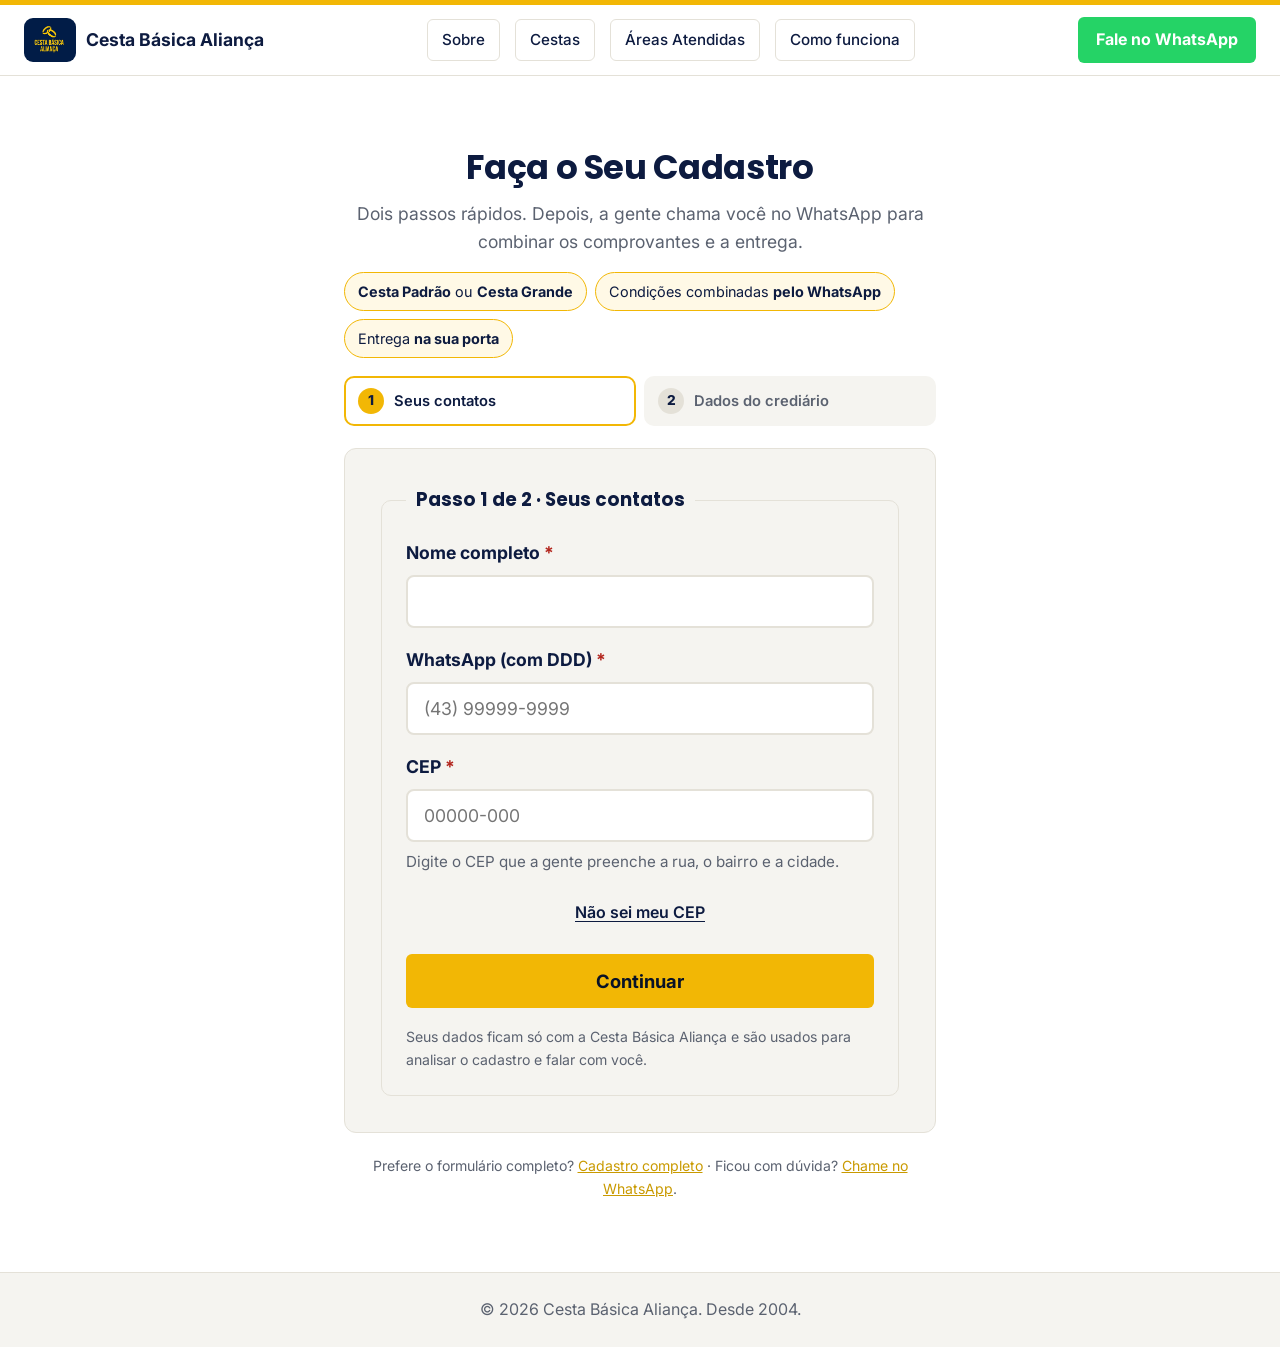
<file: cadastro.html>
<!DOCTYPE html>
<html lang="pt-BR">
<head>
<meta charset="UTF-8">
<meta name="viewport" content="width=device-width, initial-scale=1.0">
<meta name="color-scheme" content="only light">
<meta name="theme-color" content="#ffffff">
<title>Cadastre-se - Cesta Básica Aliança</title>
<meta name="description" content="Faça seu cadastro na Cesta Básica Aliança em 2 passos rápidos. Depois, a gente chama você no WhatsApp para combinar as condições e a entrega.">
<link rel="preconnect" href="https://fonts.googleapis.com">
<link rel="preconnect" href="https://fonts.gstatic.com" crossorigin>
<link href="https://fonts.googleapis.com/css2?family=Poppins:wght@600;700;800&family=Inter:wght@400;500;600&display=swap" rel="stylesheet">
<link rel="stylesheet" href="estilo.css">
<link rel="stylesheet" href="estilo-bloco11.css">
</head>
<body>

  <header class="header">
    <div class="container header-inner">
      <a class="logo" href="index.html">
        <img src="imagens/logo.jpg" alt="Cesta Básica Aliança" onerror="this.style.display='none'">
        <span class="logo-texto">Cesta Básica Aliança</span>
      </a>
      <button type="button" class="nav-toggle" id="nav-toggle" aria-label="Abrir menu" aria-expanded="false">
        <span></span><span></span><span></span>
      </button>
      <nav class="nav" id="nav-principal">
        <a href="index.html#sobre">Sobre</a>
        <a href="index.html#cestas">Cestas</a>
        <a href="index.html#areas">Áreas Atendidas</a>
        <a href="index.html#como-funciona">Como funciona</a>
        <a class="btn btn-whatsapp nav-cta-mobile" href="https://wa.me/5543999937211" target="_blank" rel="noopener">Fale no WhatsApp</a>
      </nav>
      <a class="btn btn-whatsapp nav-cta" href="https://wa.me/5543999937211" target="_blank" rel="noopener">Fale no WhatsApp</a>
    </div>
  </header>

  <section class="secao secao-cadastro">
    <div class="container cadastro-rapido">
      <h1>Faça o Seu Cadastro</h1>
      <p class="cadastro-intro">Dois passos rápidos. Depois, a gente chama você no WhatsApp para combinar os comprovantes e a entrega.</p>

      <ul class="selos-linha" aria-label="Como funciona">
        <li><strong>Cesta Padrão</strong> ou <strong>Cesta Grande</strong></li>
        <li>Condições combinadas <strong>pelo WhatsApp</strong></li>
        <li>Entrega <strong>na sua porta</strong></li>
      </ul>

      <ol class="passos-barra" aria-label="Etapas">
        <li id="barra-1" class="ativo" aria-current="step"><span>1</span> Seus contatos</li>
        <li id="barra-2"><span>2</span> Dados do crediário</li>
      </ol>

      <form id="form-rapido" class="form-cadastro" novalidate autocomplete="on">
        <div class="campo campo-honeypot" aria-hidden="true">
          <label for="informacao_extra">Não preencha este campo</label>
          <input type="text" id="informacao_extra" name="informacao_extra" tabindex="-1" autocomplete="off">
        </div>

        <!-- ETAPA 1: captura rápida -->
        <fieldset class="form-secao etapa" id="etapa-1">
          <legend>Passo 1 de 2 · Seus contatos</legend>
          <div class="campo">
            <label for="nome">Nome completo <span class="obrigatorio">*</span></label>
            <input type="text" id="nome" name="nome" autocomplete="name" required maxlength="80">
          </div>
          <div class="campo">
            <label for="whatsapp">WhatsApp (com DDD) <span class="obrigatorio">*</span></label>
            <input type="tel" id="whatsapp" name="whatsapp" inputmode="numeric" autocomplete="tel-national" placeholder="(43) 99999-9999" required>
            <p class="campo-erro" id="erro-whatsapp" role="alert"></p>
          </div>
          <div class="campo">
            <label for="cep">CEP <span class="obrigatorio">*</span></label>
            <input type="text" id="cep" name="cep" inputmode="numeric" autocomplete="postal-code" placeholder="00000-000" required>
            <p class="campo-ajuda" id="ajuda-cep">Digite o CEP que a gente preenche a rua, o bairro e a cidade.</p>
            <p class="campo-erro" id="erro-cep" role="alert"></p>
            <button type="button" class="link-ajuda" id="btn-sem-cep" aria-expanded="false" aria-controls="busca-cep">Não sei meu CEP</button>
          </div>
          <div class="busca-cep" id="busca-cep" hidden>
            <p class="campo-ajuda">Sem problema! Escolha a cidade e digite o nome da rua que a gente acha o CEP.</p>
            <div class="campo">
              <label for="buscaCidade">Cidade <span class="obrigatorio">*</span></label>
              <select id="buscaCidade" name="buscaCidade">
                <option value="">Selecione a cidade</option>
                <option>Londrina</option><option>Cambé</option><option>Rolândia</option><option>Jaguapitã</option><option>Ibiporã</option><option>Apucarana</option><option>Arapongas</option><option>Bela Vista do Paraíso</option><option>Sertanópolis</option><option>Florestópolis</option><option>Alvorada do Sul</option><option>Primeiro de Maio</option><option>Porecatu</option><option>Marilândia do Sul</option><option>Tamarana</option><option>São Martinho</option><option>Jataizinho</option><option>Prado Ferreira</option><option>Centenário do Sul</option><option>Guaraci</option><option>Bentópolis</option><option>Califórnia</option>
                <option value="__outra__">Outra cidade</option>
              </select>
            </div>
            <div class="campo" id="campo-busca-rua" hidden>
              <label for="buscaRua">Nome da rua <span class="obrigatorio">*</span></label>
              <input type="text" id="buscaRua" name="buscaRua" autocomplete="off" maxlength="90" placeholder="Ex.: Rua Pernambuco (mínimo 3 letras)">
              <p class="campo-ajuda" id="ajuda-busca-rua" role="status"></p>
              <ul class="lista-ruas" id="lista-ruas" role="listbox" aria-label="Ruas encontradas"></ul>
            </div>
            <button type="button" class="link-ajuda link-discreto" id="btn-rua-manual">Minha rua não aparece / Área rural</button>
          </div>
          <div class="cep-resultado" id="cep-resultado" hidden>
            <div class="campo">
              <label for="rua" id="rotulo-rua">Rua <span class="obrigatorio">*</span></label>
              <input type="text" id="rua" name="rua" autocomplete="address-line1" maxlength="90">
            </div>
            <div class="campo-dupla">
              <div class="campo">
                <label for="bairro">Bairro <span class="obrigatorio">*</span></label>
                <input type="text" id="bairro" name="bairro" maxlength="70">
              </div>
              <div class="campo">
                <label for="cidade">Cidade <span class="obrigatorio">*</span></label>
                <input type="text" id="cidade" name="cidade" autocomplete="address-level2" maxlength="60">
              </div>
            </div>
            <input type="hidden" id="uf" name="uf" value="PR">
          </div>
          <div class="aviso-regiao" id="aviso-regiao" role="status" hidden></div>
          <button type="button" class="btn btn-primario btn-enviar-cadastro" id="btn-continuar">Continuar</button>
          <p class="nota-privacidade">Seus dados ficam só com a Cesta Básica Aliança e são usados para analisar o cadastro e falar com você.</p>
        </fieldset>

        <!-- ETAPA 2: dados reais do crediário (nenhum valor é estimado) -->
        <fieldset class="form-secao etapa" id="etapa-2" hidden>
          <legend>Passo 2 de 2 · Dados do crediário</legend>
          <p class="cadastro-ajuda-texto">Informe os valores <strong>reais</strong> do seu dia a dia. Não precisa chutar: se não souber de cabeça, olhe a conta ou o contracheque.</p>

          <div class="campo-dupla">
            <div class="campo">
              <label for="numero">Número da casa <span class="obrigatorio">*</span></label>
              <input type="text" id="numero" name="numero" autocomplete="address-line2" maxlength="10" placeholder="S/N se não tiver" required>
            </div>
            <div class="campo">
              <label for="complemento">Complemento</label>
              <input type="text" id="complemento" name="complemento" maxlength="40">
            </div>
          </div>
          <div class="campo">
            <label for="cpf">CPF <span class="obrigatorio">*</span></label>
            <input type="text" id="cpf" name="cpf" inputmode="numeric" placeholder="000.000.000-00" required>
            <p class="campo-erro" id="erro-cpf" role="alert"></p>
          </div>
          <div class="campo">
            <label for="nascimento">Data de nascimento</label>
            <input type="date" id="nascimento" name="nascimento" autocomplete="bday">
          </div>

          <div class="campo">
            <span class="rotulo">Qual cesta você quer? <span class="obrigatorio">*</span></span>
            <div class="opcoes-cesta">
              <label class="opcao-cesta"><input type="radio" name="cesta" value="padrao" required><span><strong>Cesta Padrão</strong><small>Mais de 50 itens</small></span></label>
              <label class="opcao-cesta"><input type="radio" name="cesta" value="grande"><span><strong>Cesta Grande</strong><small>Mais de 60 itens</small></span></label>
            </div>
            <p class="campo-ajuda">Quer montar do seu jeito? Depois do cadastro a gente combina pelo WhatsApp.</p>
          </div>

          <div class="campo">
            <span class="rotulo">Qual é a sua fonte de renda? <span class="obrigatorio">*</span></span>
            <div class="opcoes-radio">
              <label class="opcao-radio"><input type="radio" name="vinculo" value="inss" required><span>Aposentado(a) / Pensionista (INSS)</span></label>
              <label class="opcao-radio"><input type="radio" name="vinculo" value="clt"><span>Carteira assinada (CLT)</span></label>
              <label class="opcao-radio"><input type="radio" name="vinculo" value="autonomo"><span>Autônomo(a)</span></label>
            </div>
          </div>
          <div class="campo" id="campo-registro" hidden>
            <label for="registroMeses">Há quantos meses você está nesse emprego (carteira assinada)? <span class="obrigatorio">*</span></label>
            <input type="number" id="registroMeses" name="registroMeses" min="0" max="600" step="1" inputmode="numeric" placeholder="Ex.: 18">
          </div>
          <div class="campo">
            <label for="profissao">Profissão <span class="obrigatorio">*</span></label>
            <input type="text" id="profissao" name="profissao" maxlength="60" placeholder="Ex.: aposentada, auxiliar de limpeza, pedreiro" required>
          </div>
          <div class="campo">
            <label for="renda">Renda mensal comprovada (R$) <span class="obrigatorio">*</span></label>
            <input type="text" id="renda" name="renda" inputmode="numeric" placeholder="R$ 0,00" required>
            <label class="opcao-checkbox"><input type="checkbox" id="rendaComprovada" name="rendaComprovada"><span>Tenho comprovante dessa renda (holerite, extrato do INSS, extrato bancário)</span></label>
          </div>

          <div class="campo">
            <span class="rotulo">Sua moradia <span class="obrigatorio">*</span></span>
            <div class="opcoes-radio">
              <label class="opcao-radio"><input type="radio" name="moradia" value="alugada" required><span>Pago aluguel</span></label>
              <label class="opcao-radio"><input type="radio" name="moradia" value="propria"><span>Casa própria (sem aluguel)</span></label>
            </div>
          </div>
          <div class="campo" id="campo-aluguel" hidden>
            <label for="aluguelValor">Valor do aluguel por mês (R$) <span class="obrigatorio">*</span></label>
            <input type="text" id="aluguelValor" name="aluguelValor" inputmode="numeric" placeholder="R$ 0,00">
          </div>
          <div class="campo">
            <label for="aguaLuz">Água + luz: valor médio por mês (R$) <span class="obrigatorio">*</span></label>
            <input type="text" id="aguaLuz" name="aguaLuz" inputmode="numeric" placeholder="R$ 0,00" required>
          </div>
          <div class="campo-dupla">
            <div class="campo">
              <label for="filhos">Filhos/dependentes que moram com você <span class="obrigatorio">*</span></label>
              <input type="number" id="filhos" name="filhos" min="0" max="20" step="1" inputmode="numeric" placeholder="0" required>
            </div>
            <div class="campo" id="campo-gasto-filhos" hidden>
              <label for="gastoFilhos">Gasto mensal com eles (R$) <span class="obrigatorio">*</span></label>
              <input type="text" id="gastoFilhos" name="gastoFilhos" inputmode="numeric" placeholder="R$ 0,00">
            </div>
          </div>
          <div class="campo">
            <span class="rotulo">Há quanto tempo mora neste endereço? <span class="obrigatorio">*</span></span>
            <div class="campo-dupla campo-tempo">
              <input type="number" id="tempoMoradia" name="tempoMoradia" min="0" max="99" step="1" inputmode="numeric" aria-label="Quantidade" required>
              <select id="tempoUnidade" name="tempoUnidade" aria-label="Unidade de tempo">
                <option value="meses">meses</option>
                <option value="anos">anos</option>
              </select>
            </div>
          </div>

          <label class="opcao-checkbox opcao-lgpd"><input type="checkbox" id="lgpd" name="lgpd" required><span>Autorizo a Cesta Básica Aliança a usar meus dados para analisar meu cadastro e falar comigo pelo WhatsApp.</span></label>
          <p class="cadastro-status" id="cadastro-status" role="status"></p>
          <div class="acoes-etapa">
            <button type="button" class="btn btn-secundario" id="btn-voltar">Voltar</button>
            <button type="submit" class="btn btn-primario btn-enviar-cadastro" id="btn-enviar">Enviar Cadastro</button>
          </div>
        </fieldset>
      </form>

      <p class="cadastro-alternativa">Prefere o formulário completo? <a href="cadastro-completo.html">Cadastro completo</a> · Ficou com dúvida? <a href="https://wa.me/5543999937211" target="_blank" rel="noopener">Chame no WhatsApp</a>.</p>
    </div>
  </section>

  <div id="modal-sucesso" class="modal-veu" hidden>
    <div class="modal-caixa" role="dialog" aria-modal="true" aria-labelledby="modal-sucesso-titulo">
      <div class="modal-icone" aria-hidden="true">✓</div>
      <h2 id="modal-sucesso-titulo">Cadastro recebido!</h2>
      <p id="modal-sucesso-texto">Você vai receber uma mensagem da gente no WhatsApp para enviar a foto dos comprovantes.</p>
      <button type="button" class="btn btn-primario" id="btn-fechar-modal">Fechar</button>
    </div>
  </div>

  <footer class="footer">
    <div class="container">
      <p>&copy; <span id="ano"></span> Cesta Básica Aliança. Desde 2004.</p>
    </div>
  </footer>

  <script src="config-site.js"></script>
  <script src="origem.js"></script>
  <script src="menu.js"></script>
  <script src="cadastro-rapido.js"></script>
  <script>document.getElementById('ano').textContent = new Date().getFullYear();</script>
</body>
</html>
</file>
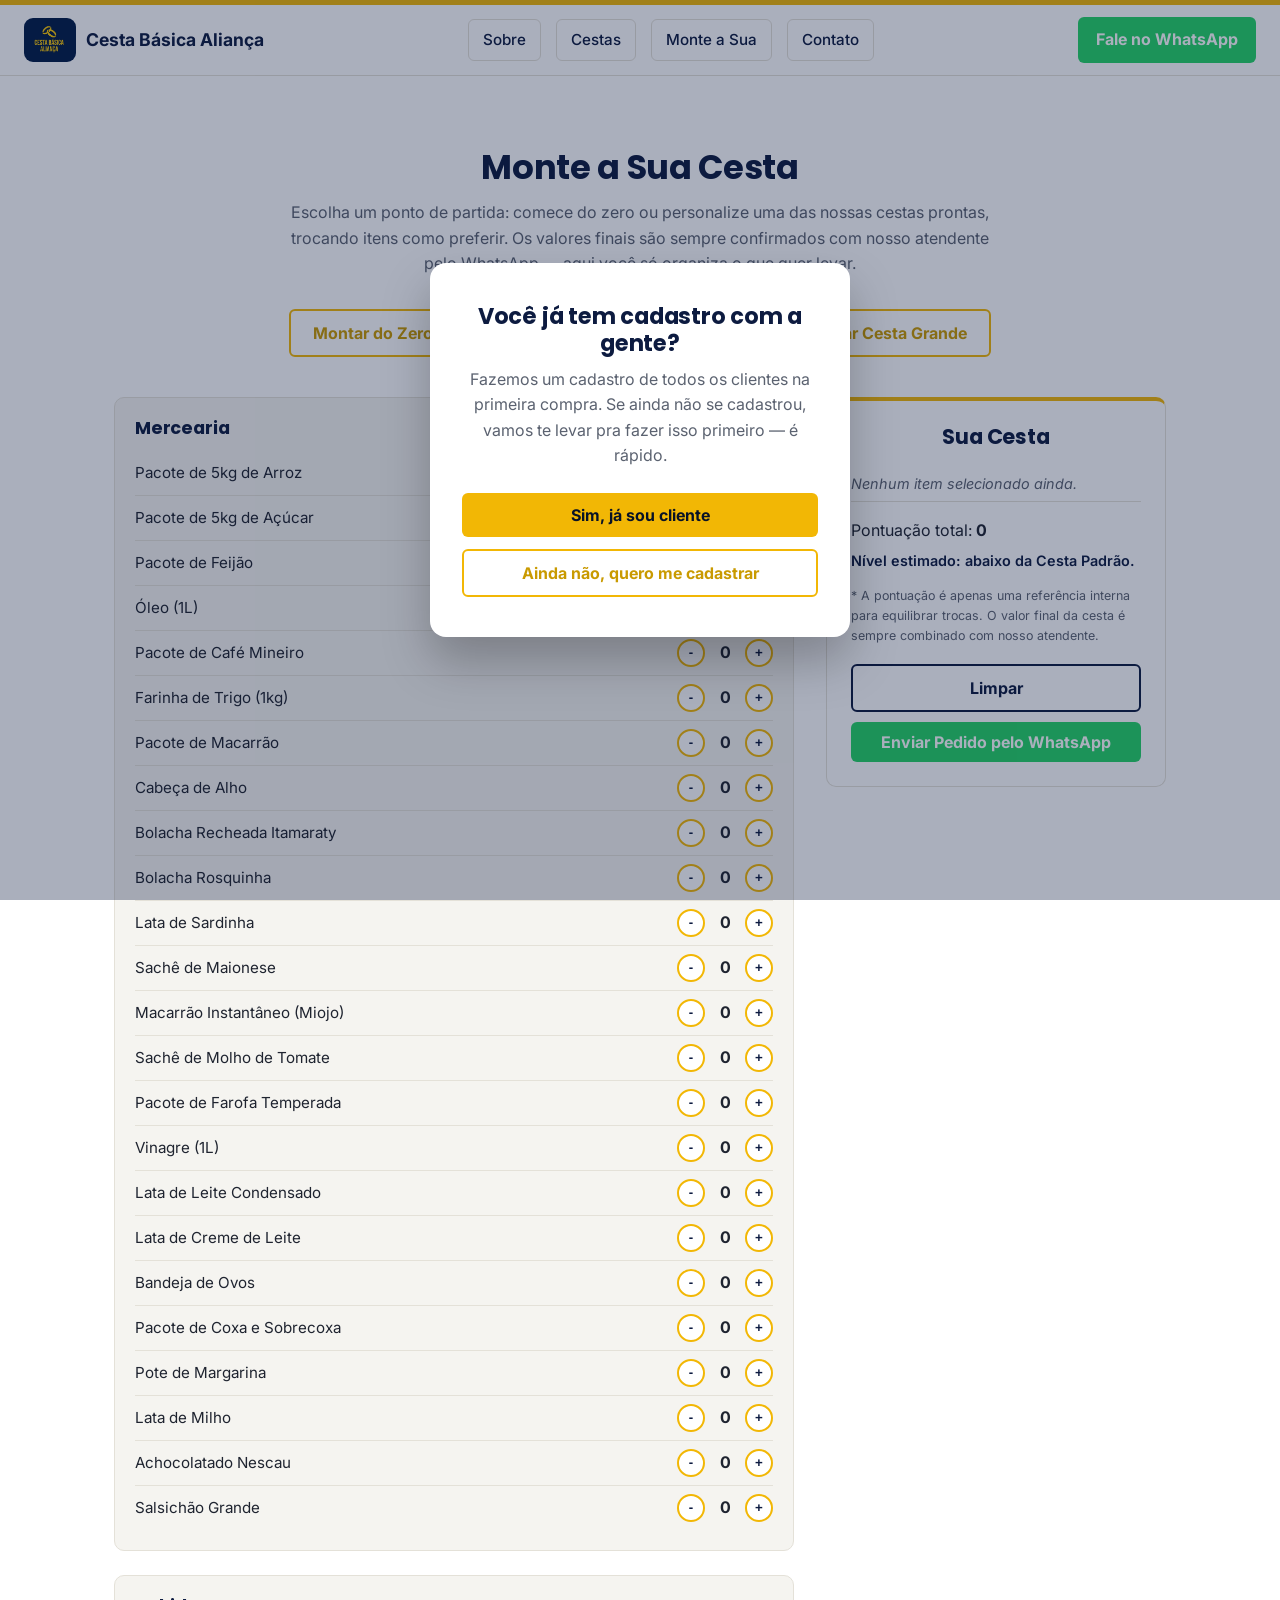
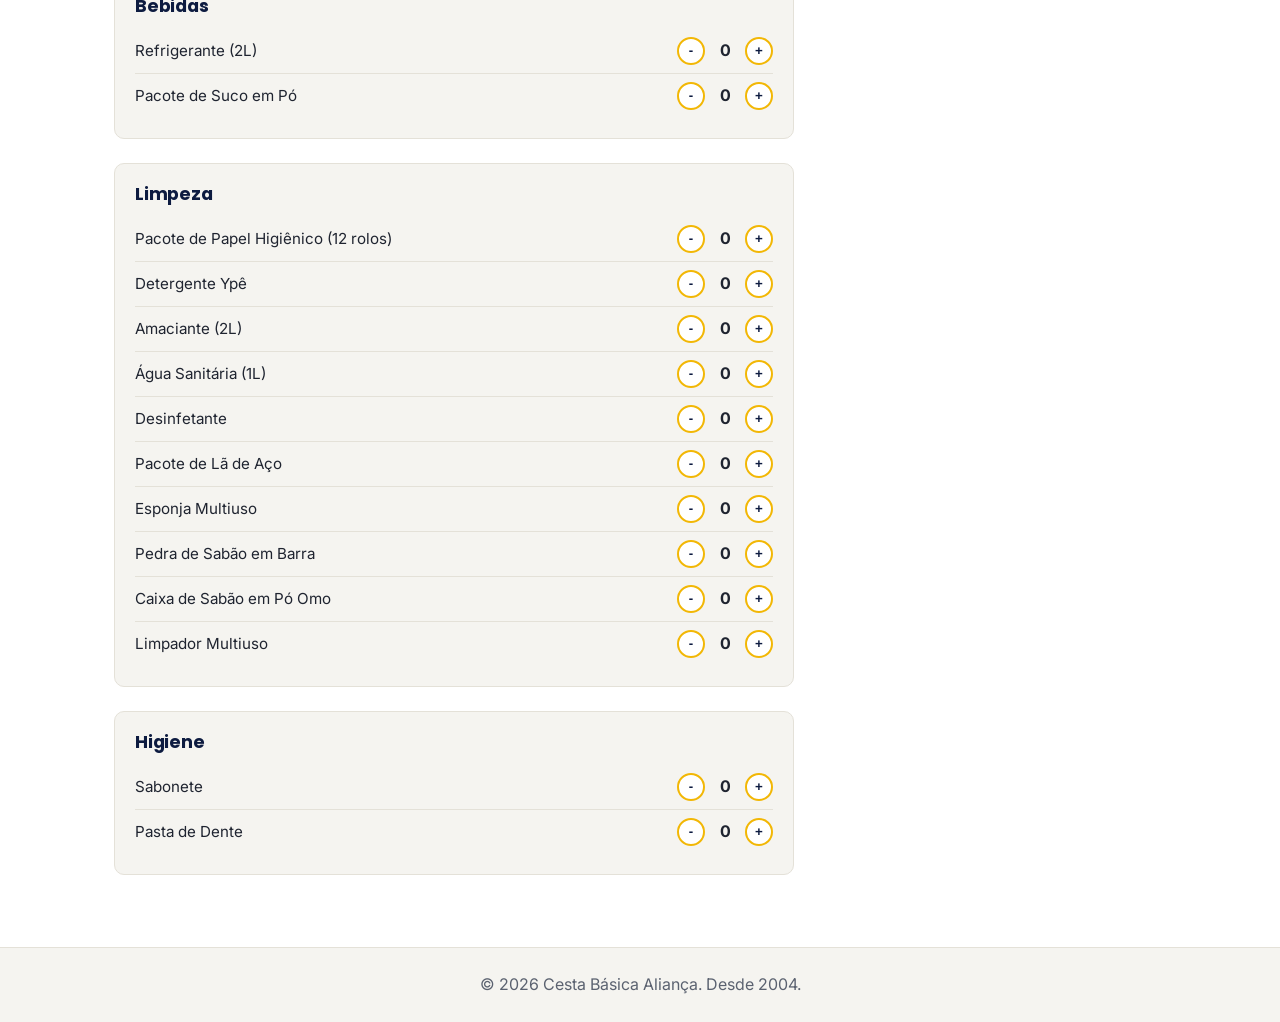
<file: montar-cesta.html>
<!DOCTYPE html>
<html lang="pt-BR">
<head>
<meta charset="UTF-8">
<meta name="viewport" content="width=device-width, initial-scale=1.0">
<title>Monte sua Cesta - Cesta Básica Aliança</title>
<link rel="preconnect" href="https://fonts.googleapis.com">
<link rel="preconnect" href="https://fonts.gstatic.com" crossorigin>
<link href="https://fonts.googleapis.com/css2?family=Poppins:wght@600;700;800&family=Inter:wght@400;500;600&display=swap" rel="stylesheet">
<link rel="stylesheet" href="estilo.css">
</head>
<body>

  <header class="header">
    <div class="container header-inner">
      <a class="logo" href="index.html">
        <img src="imagens/logo.jpg" alt="Cesta Básica Aliança" onerror="this.style.display='none'">
        <span class="logo-texto">Cesta Básica Aliança</span>
      </a>
      <button type="button" class="nav-toggle" id="nav-toggle" aria-label="Abrir menu" aria-expanded="false">
        <span></span><span></span><span></span>
      </button>
      <nav class="nav" id="nav-principal">
        <a href="index.html#sobre">Sobre</a>
        <a href="index.html#cestas">Cestas</a>
        <a href="montar-cesta.html">Monte a Sua</a>
        <a href="index.html#contato">Contato</a>
        <a class="btn btn-whatsapp nav-cta-mobile" href="https://wa.me/5543999937211" target="_blank" rel="noopener">Fale no WhatsApp</a>
      </nav>
      <a class="btn btn-whatsapp nav-cta" href="https://wa.me/5543999937211" target="_blank" rel="noopener">Fale no WhatsApp</a>
    </div>
  </header>

  <section class="secao secao-montador">
    <div class="container">
      <h1>Monte a Sua Cesta</h1>
      <p class="montador-intro">
        Escolha um ponto de partida: comece do zero ou personalize uma das nossas cestas prontas,
        trocando itens como preferir. Os valores finais são sempre confirmados com nosso atendente
        pelo WhatsApp — aqui você só organiza o que quer levar.
      </p>

      <div class="montador-opcoes">
        <button type="button" id="btn-modo-zero" class="btn btn-secundario">Montar do Zero</button>
        <button type="button" id="btn-modo-padrao" class="btn btn-secundario">Personalizar Cesta Padrão</button>
        <button type="button" id="btn-modo-grande" class="btn btn-secundario">Personalizar Cesta Grande</button>
      </div>

      <div class="montador-layout">
        <div class="montador-catalogo" id="catalogo-itens">
          <!-- gerado via JavaScript -->
        </div>

        <aside class="montador-resumo">
          <h2>Sua Cesta</h2>
          <ul id="resumo-lista" class="resumo-lista"></ul>
          <p class="resumo-pontos-linha">Pontuação total: <strong id="resumo-pontos">0</strong></p>
          <p id="resumo-comparativo" class="resumo-comparativo"></p>
          <p class="resumo-aviso">
            * A pontuação é apenas uma referência interna para equilibrar trocas.
            O valor final da cesta é sempre combinado com nosso atendente.
          </p>
          <div class="resumo-botoes">
            <button type="button" id="btn-limpar" class="btn btn-secundario">Limpar</button>
            <button type="button" id="btn-enviar-whatsapp" class="btn btn-whatsapp">Enviar Pedido pelo WhatsApp</button>
          </div>
        </aside>
      </div>
    </div>
  </section>

  <footer class="footer">
    <div class="container">
      <p>&copy; <span id="ano"></span> Cesta Básica Aliança. Desde 2004.</p>
    </div>
  </footer>

  <div id="modal-gate-cadastro" class="modal-veu" hidden>
    <div class="modal-caixa" role="dialog" aria-modal="true" aria-labelledby="modal-gate-titulo">
      <h2 id="modal-gate-titulo">Você já tem cadastro com a gente?</h2>
      <p>Fazemos um cadastro de todos os clientes na primeira compra. Se ainda não se cadastrou, vamos te levar pra fazer isso primeiro — é rápido.</p>
      <div class="modal-gate-botoes">
        <button type="button" id="btn-gate-sim" class="btn btn-primario">Sim, já sou cliente</button>
        <button type="button" id="btn-gate-nao" class="btn btn-secundario">Ainda não, quero me cadastrar</button>
      </div>
    </div>
  </div>

  <script src="menu.js"></script>
  <script src="dados-itens.js"></script>
  <script src="simulador.js"></script>
  <script>
    document.getElementById('ano').textContent = new Date().getFullYear();
  </script>
</body>
</html>
</file>
<file: estilo.css>
:root {
  --azul-marinho: #0d1b40;
  --azul-marinho-escuro: #081227;
  --dourado: #f2b705;
  --dourado-escuro: #c99a00;
  --cor-texto: #1f2430;
  --cor-texto-claro: #5b6270;
  --cor-fundo: #ffffff;
  --cor-fundo-alt: #f5f4f0;
  --cor-borda: #e4e1d8;
  --fonte: 'Inter', 'Segoe UI', Arial, sans-serif;
  --fonte-titulo: 'Poppins', 'Segoe UI', Arial, sans-serif;
}

* {
  box-sizing: border-box;
  margin: 0;
  padding: 0;
}

html {
  scroll-behavior: smooth;
  scroll-padding-top: calc(var(--header-h, 90px) + 12px);
}

[hidden] {
  display: none !important;
}

body {
  font-family: var(--fonte);
  color: var(--cor-texto);
  line-height: 1.6;
  background: var(--cor-fundo);
}

.container {
  max-width: 1100px;
  margin: 0 auto;
  padding: 0 24px;
}

a {
  text-decoration: none;
  color: inherit;
}

h1, h2, h3 {
  line-height: 1.2;
  font-family: var(--fonte-titulo);
  letter-spacing: -0.01em;
}

/* Header */
.header {
  position: sticky;
  top: 0;
  background: var(--azul-marinho);
  border-bottom: 3px solid var(--dourado);
  z-index: 100;
}

.header-inner {
  display: flex;
  align-items: center;
  justify-content: space-between;
  padding: 12px 24px;
  gap: 20px;
  max-width: 1360px;
  position: relative;
}

.logo {
  display: flex;
  align-items: center;
  gap: 10px;
  font-weight: 700;
  font-size: 1.1rem;
  color: var(--dourado);
  white-space: nowrap;
}

.logo img {
  height: 44px;
  width: auto;
}

.nav {
  display: flex;
  gap: 15px;
  flex: 1;
  justify-content: center;
  flex-wrap: wrap;
}

.nav a {
  font-weight: 500;
  color: #ffffff;
  white-space: nowrap;
  font-size: 0.95rem;
  padding: 8px 14px;
  border: 1px solid rgba(255, 255, 255, 0.18);
  border-radius: 6px;
  transition: color 0.15s ease, border-color 0.15s ease, background 0.15s ease;
}

.nav a:hover {
  color: var(--dourado);
  border-color: var(--dourado);
  background: rgba(242, 183, 5, 0.08);
}

.nav-cta {
  white-space: nowrap;
}

.nav .nav-cta-mobile { display: none; }

.nav-toggle {
  display: none;
  flex-direction: column;
  justify-content: center;
  gap: 5px;
  width: 40px;
  height: 40px;
  border: none;
  background: transparent;
  cursor: pointer;
  padding: 0;
  flex-shrink: 0;
}

.nav-toggle span {
  display: block;
  width: 24px;
  height: 2px;
  background: var(--dourado);
  border-radius: 2px;
  transition: transform 0.2s ease, opacity 0.2s ease;
}

.nav-toggle.aberto span:nth-child(1) { transform: translateY(7px) rotate(45deg); }
.nav-toggle.aberto span:nth-child(2) { opacity: 0; }
.nav-toggle.aberto span:nth-child(3) { transform: translateY(-7px) rotate(-45deg); }

/* Botões */
.btn {
  display: inline-block;
  padding: 12px 22px;
  border-radius: 6px;
  font-weight: 700;
  transition: opacity 0.2s ease, transform 0.15s ease;
  border: none;
  cursor: pointer;
  font-family: inherit;
  font-size: 1rem;
}

.btn:hover {
  opacity: 0.88;
  transform: translateY(-1px);
}

.btn-primario {
  background: var(--dourado);
  color: var(--azul-marinho-escuro);
}

.btn-secundario {
  background: transparent;
  color: var(--dourado-escuro);
  border: 2px solid var(--dourado);
}

.btn-whatsapp {
  background: #25d366;
  color: #fff;
  padding: 10px 18px;
}

/* Hero */
.hero {
  position: relative;
  color: #fff;
  padding: 120px 0 100px;
  min-height: 560px;
  display: flex;
  align-items: center;
  overflow: hidden;
}

.hero-fundo {
  position: absolute;
  inset: 0;
  background: linear-gradient(135deg, var(--azul-marinho), var(--azul-marinho-escuro));
}

.hero-veu {
  position: absolute;
  inset: 0;
  background-image:
    radial-gradient(circle at 15% 20%, rgba(242, 183, 5, 0.12) 0%, transparent 45%),
    radial-gradient(circle at 85% 80%, rgba(242, 183, 5, 0.08) 0%, transparent 40%);
}

.hero-inner {
  position: relative;
  z-index: 1;
}

.hero-texto {
  max-width: 620px;
}

.selo-desde {
  display: inline-block;
  background: var(--dourado);
  color: var(--azul-marinho-escuro);
  font-weight: 700;
  padding: 6px 14px;
  border-radius: 20px;
  font-size: 0.85rem;
  margin-bottom: 20px;
}

.hero-texto h1 {
  font-size: 3rem;
  font-weight: 800;
  color: #ffffff;
  margin-bottom: 20px;
}

.hero-texto p {
  color: #e3e6f2;
  font-size: 1.15rem;
  margin-bottom: 32px;
  max-width: 520px;
}

.hero-botoes {
  display: flex;
  gap: 16px;
  flex-wrap: wrap;
}

.btn-secundario-hero {
  color: #fff;
  border-color: #fff;
}

.btn-secundario-hero:hover {
  background: #fff;
  color: var(--azul-marinho-escuro);
}

.hero-nota-contato {
  margin-top: 22px;
  color: #d8dcea;
  font-size: 0.95rem;
}

.hero-nota-contato a {
  color: var(--dourado);
  font-weight: 700;
  text-decoration: underline;
}

/* Seções */
.secao {
  padding: 72px 0;
}

.secao-alt {
  background: var(--cor-fundo-alt);
}

.secao h2 {
  font-size: 2rem;
  color: var(--azul-marinho);
  text-align: center;
  margin-bottom: 32px;
}

.texto-sobre {
  max-width: 720px;
  margin: 0 auto 40px;
  text-align: center;
  color: var(--cor-texto-claro);
  font-size: 1.05rem;
}

.destaques {
  display: grid;
  grid-template-columns: repeat(auto-fit, minmax(220px, 1fr));
  gap: 24px;
}

.destaque {
  background: var(--cor-fundo);
  border: 1px solid var(--cor-borda);
  border-top: 4px solid var(--dourado);
  border-radius: 10px;
  padding: 32px 28px;
  text-align: center;
  transition: transform 0.2s ease, box-shadow 0.2s ease;
}

.destaque:hover {
  transform: translateY(-4px);
  box-shadow: 0 12px 24px rgba(13, 27, 64, 0.08);
}

.destaque-icone {
  width: 52px;
  height: 52px;
  margin: 0 auto 16px;
  border-radius: 50%;
  background: var(--azul-marinho);
  color: var(--dourado);
  display: flex;
  align-items: center;
  justify-content: center;
}

.destaque-icone svg {
  width: 26px;
  height: 26px;
}

.destaque h3 {
  color: var(--azul-marinho);
  margin-bottom: 8px;
}

.destaque p {
  color: var(--cor-texto-claro);
}

/* Passos */
.passos {
  display: grid;
  grid-template-columns: repeat(auto-fit, minmax(200px, 1fr));
  gap: 24px;
}

.passo {
  text-align: center;
  padding: 20px;
}

.passo-numero {
  display: inline-flex;
  align-items: center;
  justify-content: center;
  width: 44px;
  height: 44px;
  border-radius: 50%;
  background: var(--azul-marinho);
  color: var(--dourado);
  font-weight: 700;
  margin-bottom: 14px;
}

.passo h3 {
  margin-bottom: 8px;
  color: var(--cor-texto);
}

.passo p {
  color: var(--cor-texto-claro);
  font-size: 0.95rem;
}

/* Cartões de cesta */
.cartoes-cesta {
  display: grid;
  grid-template-columns: repeat(auto-fit, minmax(260px, 1fr));
  gap: 24px;
}

.cartao-cesta {
  background: var(--cor-fundo);
  border: 1px solid var(--dourado);
  border-radius: 10px;
  padding: 28px;
  text-align: center;
  display: flex;
  flex-direction: column;
  align-items: center;
  gap: 10px;
  transition: transform 0.2s ease, box-shadow 0.2s ease;
}

.cartao-cesta:hover {
  transform: translateY(-4px);
  box-shadow: 0 12px 24px rgba(13, 27, 64, 0.1);
}

.cartao-cesta-destaque {
  border: 2px solid var(--dourado);
  box-shadow: 0 8px 20px rgba(13, 27, 64, 0.12);
}

.cartao-cesta-imagem {
  width: 100%;
  max-width: 220px;
  border-radius: 8px;
  border: 1px solid var(--cor-borda);
}

.cartao-cesta-icone {
  width: 90px;
  height: 90px;
  border-radius: 50%;
  background: var(--cor-fundo-alt);
  border: 1px solid var(--cor-borda);
  color: var(--dourado-escuro);
  display: flex;
  align-items: center;
  justify-content: center;
  margin-bottom: 6px;
}

.cartao-cesta-icone svg {
  width: 40px;
  height: 40px;
}

.cartao-cesta h3 {
  color: var(--azul-marinho);
}

.cartao-cesta-selo {
  display: inline-block;
  background: var(--azul-marinho);
  color: var(--dourado);
  font-weight: 700;
  font-size: 0.8rem;
  padding: 4px 12px;
  border-radius: 14px;
}

.cartao-cesta p {
  color: var(--cor-texto-claro);
}

.cartao-cesta .btn {
  margin-top: 10px;
}

.galeria-nota {
  text-align: center;
  margin-top: 24px;
  color: var(--cor-texto-claro);
  font-size: 0.9rem;
}

/* Áreas Atendidas */
.areas-grid {
  display: flex;
  flex-wrap: wrap;
  justify-content: center;
  gap: 12px;
  margin-bottom: 20px;
}

.area-item {
  background: var(--cor-fundo);
  border: 1px solid var(--cor-borda);
  border-left: 4px solid var(--dourado);
  border-radius: 8px;
  padding: 10px 18px;
  font-weight: 600;
  color: var(--azul-marinho);
}

.areas-distritos {
  text-align: center;
  color: var(--cor-texto-claro);
  max-width: 720px;
  margin: 0 auto;
}

.areas-distritos strong {
  color: var(--azul-marinho);
}

/* FAQ */
.faq-lista {
  max-width: 780px;
  margin: 0 auto;
  display: flex;
  flex-direction: column;
  gap: 14px;
}

.faq-item {
  background: var(--cor-fundo);
  border: 1px solid var(--cor-borda);
  border-radius: 10px;
  padding: 18px 22px;
}

.faq-item summary {
  cursor: pointer;
  font-weight: 700;
  color: var(--azul-marinho);
  font-size: 1.05rem;
  list-style: none;
  display: flex;
  align-items: center;
  justify-content: space-between;
}

.faq-item summary::-webkit-details-marker {
  display: none;
}

.faq-item summary::after {
  content: "+";
  font-size: 1.4rem;
  color: var(--dourado-escuro);
  margin-left: 12px;
}

.faq-item[open] summary::after {
  content: "−";
}

.faq-item p {
  margin-top: 12px;
  color: var(--cor-texto-claro);
}

/* Contato */
.secao-contato h2 {
  margin-bottom: 12px;
}

.secao-contato > .container > p {
  text-align: center;
  color: var(--cor-texto-claro);
  margin-bottom: 32px;
}

.contatos {
  display: flex;
  justify-content: center;
  gap: 24px;
  flex-wrap: wrap;
}

.contato-item {
  background: var(--cor-fundo);
  border: 1px solid var(--cor-borda);
  border-radius: 10px;
  padding: 20px 32px;
  text-align: center;
  min-width: 220px;
}

.contato-item strong {
  display: block;
  color: var(--azul-marinho);
  margin-bottom: 6px;
}

.contato-item span {
  color: var(--cor-texto-claro);
}

/* Footer */
.footer {
  background: var(--azul-marinho-escuro);
  color: var(--dourado);
  text-align: center;
  padding: 24px 0;
}

/* WhatsApp flutuante */
.whatsapp-flutuante {
  position: fixed;
  bottom: 24px;
  right: 24px;
  background: #25d366;
  color: #fff;
  padding: 14px 20px;
  border-radius: 30px;
  font-weight: 700;
  box-shadow: 0 4px 12px rgba(0,0,0,0.2);
  z-index: 200;
}

/* Montador de cestas */
.secao-montador h1 {
  font-size: 2.1rem;
  color: var(--azul-marinho);
  text-align: center;
  margin-bottom: 12px;
}

.montador-intro {
  max-width: 700px;
  margin: 0 auto 32px;
  text-align: center;
  color: var(--cor-texto-claro);
}

.montador-opcoes {
  display: flex;
  justify-content: center;
  gap: 16px;
  flex-wrap: wrap;
  margin-bottom: 40px;
}

.montador-layout {
  display: grid;
  grid-template-columns: 2fr 1fr;
  gap: 32px;
  align-items: start;
}

.montador-catalogo {
  display: flex;
  flex-direction: column;
  gap: 24px;
}

.catalogo-categoria {
  background: var(--cor-fundo-alt);
  border: 1px solid var(--cor-borda);
  border-radius: 10px;
  padding: 20px;
}

.catalogo-categoria h3 {
  color: var(--azul-marinho);
  margin-bottom: 12px;
  font-size: 1.1rem;
}

.catalogo-item {
  display: flex;
  align-items: center;
  justify-content: space-between;
  padding: 8px 0;
  border-bottom: 1px solid var(--cor-borda);
}

.catalogo-item:last-child {
  border-bottom: none;
}

.catalogo-item-nome {
  font-size: 0.95rem;
}

.catalogo-item-controles {
  display: flex;
  align-items: center;
  gap: 10px;
}

.btn-qtd {
  width: 28px;
  height: 28px;
  border-radius: 50%;
  border: 2px solid var(--dourado);
  background: var(--cor-fundo);
  color: var(--azul-marinho);
  font-weight: 700;
  cursor: pointer;
  line-height: 1;
}

.btn-qtd:hover {
  background: var(--dourado);
}

.catalogo-item-qtd {
  min-width: 20px;
  text-align: center;
  font-weight: 700;
}

.montador-resumo {
  background: var(--azul-marinho);
  color: #fff;
  border-radius: 10px;
  padding: 24px;
  position: sticky;
  top: 90px;
}

.montador-resumo h2 {
  color: var(--dourado);
  margin-bottom: 16px;
  font-size: 1.3rem;
}

.resumo-lista {
  list-style: none;
  margin-bottom: 16px;
  max-height: 280px;
  overflow-y: auto;
}

.resumo-lista li {
  padding: 6px 0;
  border-bottom: 1px solid rgba(255,255,255,0.15);
  font-size: 0.9rem;
}

.resumo-vazio {
  color: #b7bcd6;
  font-style: italic;
}

.resumo-pontos-linha {
  margin-bottom: 6px;
}

.resumo-comparativo {
  color: var(--dourado);
  font-size: 0.9rem;
  margin-bottom: 14px;
}

.resumo-aviso {
  font-size: 0.78rem;
  color: #b7bcd6;
  margin-bottom: 18px;
}

.resumo-botoes {
  display: flex;
  flex-direction: column;
  gap: 10px;
}

.resumo-botoes .btn-secundario {
  color: var(--dourado);
  border-color: var(--dourado);
}

/* Cadastro */
.secao-cadastro h1 {
  font-size: 2.1rem;
  color: var(--azul-marinho);
  text-align: center;
  margin-bottom: 12px;
}

.cadastro-intro {
  max-width: 680px;
  margin: 0 auto 12px;
  text-align: center;
  color: var(--cor-texto-claro);
  font-size: 1.1rem;
}

.cadastro-legenda-obrigatorio {
  max-width: 680px;
  margin: 0 auto 24px;
  text-align: center;
  color: var(--cor-texto-claro);
  font-size: 0.9rem;
}

.cadastro-ajuda {
  max-width: 680px;
  margin: 0 auto 40px;
  background: #fff8e1;
  border: 2px solid var(--dourado);
  border-radius: 10px;
  padding: 20px 24px;
  text-align: center;
}

.cadastro-ajuda-texto {
  margin: 0 0 16px;
  font-size: 1.05rem;
  color: var(--azul-marinho);
  line-height: 1.5;
}

.cadastro-ajuda-botoes {
  display: flex;
  gap: 14px;
  justify-content: center;
  flex-wrap: wrap;
}

.btn-telefone {
  background: var(--azul-marinho);
  color: #fff;
  padding: 10px 18px;
}

.obrigatorio {
  color: #b3261e;
  font-weight: 700;
}

.campo-erro {
  display: none;
  color: #b3261e;
  font-size: 0.9rem;
  font-weight: 600;
}

.campo-erro.mostrar {
  display: block;
}

.campo input.campo-invalido {
  border-color: #b3261e;
}

.campo-aviso-cpf {
  display: none;
  color: #92400e;
  background: #fef3c7;
  border: 1px solid #fde68a;
  border-radius: 6px;
  padding: 8px 12px;
  font-size: 0.9rem;
}

.campo-aviso-cpf.mostrar {
  display: block;
}

.form-cadastro {
  max-width: 640px;
  margin: 0 auto;
  background: var(--cor-fundo-alt);
  border: 1px solid var(--cor-borda);
  border-radius: 12px;
  padding: 36px;
  display: flex;
  flex-direction: column;
  gap: 26px;
}

.campo {
  display: flex;
  flex-direction: column;
  gap: 8px;
}

.campo label {
  font-weight: 700;
  color: var(--azul-marinho);
  font-size: 1.1rem;
}

.campo-ajuda {
  color: var(--cor-texto-claro);
  font-size: 0.95rem;
}

.campo input[type="text"],
.campo input[type="tel"],
.campo input[type="date"],
.campo input[type="number"],
.campo textarea {
  font-family: inherit;
  font-size: 1.1rem;
  padding: 14px 16px;
  border: 2px solid var(--cor-borda);
  border-radius: 8px;
  background: var(--cor-fundo);
  color: var(--cor-texto);
  width: 100%;
}

.campo input[type="date"] {
  color-scheme: light;
}

.campo input[type="date"]::-webkit-calendar-picker-indicator {
  cursor: pointer;
  opacity: 0.6;
}

.campo input:focus,
.campo textarea:focus {
  outline: 3px solid var(--dourado);
  border-color: var(--dourado);
}

.campo textarea {
  resize: vertical;
  min-height: 90px;
}

.campo-honeypot {
  position: absolute;
  left: -9999px;
  width: 1px;
  height: 1px;
  overflow: hidden;
}

.campo select {
  font-family: inherit;
  font-size: 1.1rem;
  padding: 14px 16px;
  border: 2px solid var(--cor-borda);
  border-radius: 8px;
  background: var(--cor-fundo);
  color: var(--cor-texto);
}

.campo select:focus {
  outline: 3px solid var(--dourado);
  border-color: var(--dourado);
}

.form-secao {
  border: 1px solid var(--cor-borda);
  border-radius: 10px;
  padding: 24px;
  display: flex;
  flex-direction: column;
  gap: 22px;
}

.form-secao legend {
  font-weight: 700;
  color: var(--azul-marinho);
  font-size: 1.15rem;
  padding: 0 10px;
}

.campo-checkbox {
  flex-direction: row;
  flex-wrap: wrap;
  gap: 20px;
}

.opcao-checkbox {
  display: flex;
  align-items: center;
  gap: 10px;
  font-size: 1.05rem;
  cursor: pointer;
}

.opcao-checkbox input {
  width: 22px;
  height: 22px;
  accent-color: var(--dourado-escuro);
  flex-shrink: 0;
}

.opcoes-radio {
  display: flex;
  flex-direction: column;
  gap: 10px;
}

.opcao-radio {
  display: flex;
  align-items: center;
  gap: 12px;
  background: var(--cor-fundo);
  border: 2px solid var(--cor-borda);
  border-radius: 8px;
  padding: 14px 18px;
  cursor: pointer;
  font-size: 1.05rem;
}

.opcao-radio:has(input:checked) {
  border-color: var(--dourado);
  background: #fff9e6;
}

.bloco-condicional {
  display: flex;
  flex-direction: column;
  gap: 22px;
  padding: 18px;
  border-left: 3px solid var(--dourado);
  background: var(--cor-fundo);
  border-radius: 0 8px 8px 0;
}

.campo-explicacao {
  background: #fff9e6;
  border: 1px solid var(--dourado);
  border-radius: 8px;
  padding: 14px 18px;
}

.campo-explicacao p {
  color: var(--cor-texto);
  font-size: 0.95rem;
  line-height: 1.5;
}

.opcao-radio input {
  width: 22px;
  height: 22px;
  accent-color: var(--dourado-escuro);
  flex-shrink: 0;
}

.btn-enviar-cadastro {
  font-size: 1.15rem;
  padding: 16px 24px;
}

.cadastro-status {
  text-align: center;
  font-size: 1.05rem;
  font-weight: 600;
  border-radius: 8px;
  padding: 16px;
  display: none;
}

.cadastro-status.status-sucesso {
  display: block;
  background: #e3f7e9;
  color: #17742f;
  border: 1px solid #b6e6c4;
}

.cadastro-status.status-erro {
  display: block;
  background: #fdeaea;
  color: #b3261e;
  border: 1px solid #f3c6c4;
}

.cadastro-status .btn {
  margin-top: 14px;
}

/* Modal de sucesso */
.modal-veu {
  position: fixed;
  inset: 0;
  background: rgba(8, 18, 39, 0.6);
  display: flex;
  align-items: center;
  justify-content: center;
  padding: 20px;
  z-index: 1000;
}

.modal-veu[hidden] {
  display: none;
}

.modal-caixa {
  background: var(--cor-fundo);
  border-radius: 16px;
  padding: 40px 32px;
  max-width: 420px;
  width: 100%;
  text-align: center;
  box-shadow: 0 24px 48px rgba(0, 0, 0, 0.25);
}

.modal-icone {
  width: 64px;
  height: 64px;
  margin: 0 auto 18px;
  border-radius: 50%;
  background: #d1fae5;
  color: #065f46;
  font-size: 2rem;
  font-weight: 700;
  display: flex;
  align-items: center;
  justify-content: center;
}

.modal-caixa h2 {
  color: var(--azul-marinho);
  font-size: 1.4rem;
  margin-bottom: 10px;
}

.modal-caixa p {
  color: var(--cor-texto-claro);
  margin-bottom: 24px;
}

.modal-caixa .btn {
  width: 100%;
}

.modal-gate-botoes {
  display: flex;
  flex-direction: column;
  gap: 12px;
}

/* Responsivo */
@media (max-width: 900px) {
  .montador-layout {
    grid-template-columns: 1fr;
  }
  .montador-resumo {
    position: static;
  }
}

@media (max-width: 1080px) {
  .nav-toggle { display: flex; }
  .nav-cta { display: none; }

  .nav {
    display: none;
    position: absolute;
    top: 100%;
    left: 0;
    right: 0;
    background: var(--azul-marinho);
    border-bottom: 3px solid var(--dourado);
    flex-direction: column;
    align-items: stretch;
    gap: 0;
    padding: 8px 0;
    box-shadow: 0 12px 20px rgba(0,0,0,0.2);
  }

  .nav.aberto { display: flex; }

  .nav a {
    padding: 14px 24px;
    border-bottom: 1px solid rgba(255,255,255,0.08);
  }

  .nav-cta-mobile {
    display: block;
    margin: 12px 24px 4px;
    text-align: center;
  }

  .hero { min-height: 460px; padding: 90px 0 60px; }
  .hero-texto h1 { font-size: 2.2rem; }
}

@media (max-width: 720px) {
  .secao { padding: 56px 0; }

  .hero-texto h1 {
    font-size: 1.9rem;
  }
  .hero-texto p {
    font-size: 1rem;
  }
  .hero-botoes {
    flex-direction: column;
    align-items: stretch;
  }
  .hero-botoes .btn {
    text-align: center;
  }

  .form-cadastro {
    padding: 24px;
  }
}

@media (max-width: 480px) {
  .hero { min-height: 420px; padding: 80px 0 48px; }
  .hero-texto h1 { font-size: 1.6rem; }
  .selo-desde { font-size: 0.78rem; }

  .secao h2 { font-size: 1.6rem; }

  .destaques, .passos, .cartoes-cesta {
    grid-template-columns: 1fr;
  }

  .cartao-cesta-imagem { max-width: 100%; }

  .contatos { flex-direction: column; align-items: stretch; }
  .contato-item { min-width: 0; }

  .montador-opcoes { flex-direction: column; align-items: stretch; }
  .montador-opcoes .btn { text-align: center; }
}

/* ===== Tema claro (16/11): cabeçalho, menu e rodapé claros, iguais aos da página inicial ===== */
.header { background: #ffffff; border-top: 5px solid var(--dourado); border-bottom: 1px solid var(--cor-borda); }
.logo { color: var(--azul-marinho); }
.logo img { border-radius: 9px; }
.nav a { color: var(--azul-marinho); border-color: var(--cor-borda); }
.nav a:hover { color: var(--azul-marinho); border-color: var(--dourado); background: #fff9e6; }
.nav-toggle span { background: var(--azul-marinho); }
.footer { background: var(--cor-fundo-alt); color: var(--cor-texto-claro); border-top: 1px solid var(--cor-borda); }
@media (max-width: 1080px) {
  .nav { background: #ffffff; border-bottom: 1px solid var(--cor-borda); box-shadow: 0 12px 20px rgba(13, 27, 64, 0.12); }
  .nav a { border: 0; border-bottom: 1px solid var(--cor-borda); border-radius: 0; }
}
/* Tema claro: quadro de resumo do Monte a sua cesta (era azul-marinho) e véu do modal mais leve */
.montador-resumo { background: #ffffff; color: var(--cor-texto); border: 1px solid var(--cor-borda); border-top: 4px solid var(--dourado); }
.montador-resumo h2 { color: var(--azul-marinho); }
.resumo-lista li { border-bottom-color: var(--cor-borda); }
.resumo-vazio, .resumo-aviso { color: var(--cor-texto-claro); }
.resumo-comparativo { color: var(--azul-marinho); font-weight: 600; }
.resumo-botoes .btn-secundario { color: var(--azul-marinho); border-color: var(--azul-marinho); }
.modal-veu { background: rgba(13, 27, 64, 0.35); }
</file>
<file: estilo-bloco11.css>
/* Acabamento do Bloco 11: mantém as cores e a estrutura do estilo.css (azul-marinho + dourado) e acrescenta o que é novo.
   Preços e parcelas em destaque, selos, prova social, barra de ação no celular e o cadastro em 2 etapas. */

/* ---------- Hero: selos de confiança ---------- */
.selos-hero { display: flex; flex-wrap: wrap; gap: 8px 10px; margin: 22px 0 6px; padding: 0; list-style: none; }
.selos-hero li { display: inline-flex; align-items: center; gap: 8px; padding: 8px 14px; border-radius: 999px; background: rgba(255,255,255,.12); border: 1px solid rgba(242,183,5,.55); color: #fff; font-size: .92rem; font-weight: 600; line-height: 1.2; }
.selos-hero li svg { width: 18px; height: 18px; flex: none; color: var(--dourado); }
.hero-preco { margin-top: 14px; font-size: 1.05rem; color: #fff; }
.hero-preco strong { color: var(--dourado); }

/* ---------- Cestas: preço e parcelas ---------- */
.cartao-cesta { display: flex; flex-direction: column; }
.cartao-cesta .btn { margin-top: auto; align-self: flex-start; }
.preco-cesta { margin: 12px 0 14px; padding: 12px 14px; border-radius: 10px; background: #fff9e6; border: 1px solid var(--dourado); }
.preco-cesta .preco-valor { display: block; font-family: var(--fonte-titulo); font-weight: 800; font-size: 1.9rem; line-height: 1.1; color: var(--azul-marinho); }
.preco-cesta .preco-parcelas { display: block; margin-top: 4px; font-weight: 700; color: var(--azul-marinho); }
.preco-cesta .preco-prazo { display: block; font-size: .88rem; color: var(--cor-texto-claro); }
.cartao-cesta-destaque .preco-cesta { background: var(--azul-marinho); border-color: var(--azul-marinho); }
.cartao-cesta-destaque .preco-cesta .preco-valor,
.cartao-cesta-destaque .preco-cesta .preco-parcelas { color: #fff; }
.cartao-cesta-destaque .preco-cesta .preco-prazo { color: #d7dcea; }
.cartao-cesta-destaque .preco-cesta .preco-valor span { color: var(--dourado); }
.faixa-condicoes { display: flex; flex-wrap: wrap; justify-content: center; gap: 10px 14px; margin: 26px auto 0; padding: 0; list-style: none; }
.faixa-condicoes li { padding: 8px 16px; border-radius: 999px; background: var(--azul-marinho); color: #fff; font-weight: 600; font-size: .95rem; }
.faixa-condicoes li strong { color: var(--dourado); }

/* ---------- Prova social ---------- */
.prova-social { display: grid; grid-template-columns: repeat(auto-fit, minmax(160px, 1fr)); gap: 14px; margin: 30px 0 0; padding: 0; list-style: none; }
.prova-social li { text-align: center; padding: 18px 12px; border-radius: 12px; background: #fff; border: 1px solid var(--cor-borda); }
.prova-social strong { display: block; font-family: var(--fonte-titulo); font-size: 1.7rem; line-height: 1.1; color: var(--azul-marinho); }
.prova-social span { display: block; margin-top: 4px; font-size: .9rem; color: var(--cor-texto-claro); }
.areas-grid .area-item { transition: transform .15s ease, border-color .15s ease; }
.areas-grid .area-item:hover { transform: translateY(-2px); border-color: var(--dourado); }
.cobertura-nota { margin-top: 18px; text-align: center; font-weight: 600; color: var(--azul-marinho); }
.cobertura-nota a { color: var(--dourado-escuro); text-decoration: underline; }

/* ---------- Barra de ação fixa no celular ---------- */
.cta-fixa-mobile { display: none; }
@media (max-width: 720px) {
  body.tem-cta-fixa { padding-bottom: 76px; }
  .cta-fixa-mobile { position: fixed; left: 0; right: 0; bottom: 0; z-index: 90; display: grid; grid-template-columns: 1.4fr 1fr; gap: 10px; padding: 10px 14px calc(10px + env(safe-area-inset-bottom, 0px)); background: var(--azul-marinho); border-top: 3px solid var(--dourado); box-shadow: 0 -6px 18px rgba(0,0,0,.18); }
  .cta-fixa-mobile .btn { display: flex; align-items: center; justify-content: center; min-height: 48px; padding: 8px 10px; text-align: center; font-size: 1rem; }
  .whatsapp-flutuante { display: none; }
  .selos-hero li { font-size: .85rem; padding: 7px 12px; }
  .hero { padding: 84px 0 64px; min-height: 0; }
  .preco-cesta .preco-valor { font-size: 1.7rem; }
  .btn { min-height: 46px; }
}

/* ---------- Cadastro em 2 etapas ---------- */
.cadastro-rapido { max-width: 640px; }
.selos-linha { display: flex; flex-wrap: wrap; gap: 8px; margin: 16px 0 8px; padding: 0; list-style: none; }
.selos-linha li { padding: 7px 13px; border-radius: 999px; background: #fff9e6; border: 1px solid var(--dourado); font-size: .9rem; color: var(--azul-marinho); }
.passos-barra { display: grid; grid-template-columns: 1fr 1fr; gap: 8px; margin: 18px 0 22px; padding: 0; list-style: none; counter-reset: p; }
.passos-barra li { display: flex; align-items: center; gap: 10px; padding: 10px 12px; border-radius: 10px; background: var(--cor-fundo-alt); color: var(--cor-texto-claro); font-weight: 600; font-size: .92rem; border: 2px solid transparent; }
.passos-barra li span { display: grid; place-items: center; width: 26px; height: 26px; flex: none; border-radius: 50%; background: var(--cor-borda); color: var(--azul-marinho); font-weight: 800; font-size: .85rem; }
.passos-barra li.ativo { background: #fff; border-color: var(--dourado); color: var(--azul-marinho); }
.passos-barra li.ativo span, .passos-barra li.feito span { background: var(--dourado); }
.passos-barra li.feito { color: var(--azul-marinho); }
.etapa legend { font-family: var(--fonte-titulo); font-weight: 700; color: var(--azul-marinho); }
.etapa { display: flex; flex-direction: column; gap: 18px; }
.etapa[hidden] { display: none; }
.campo-dupla { display: grid; grid-template-columns: 1fr 1fr; gap: 14px; }
.campo-tempo { grid-template-columns: 1fr 1fr; }
.campo .rotulo { display: block; font-weight: 600; margin-bottom: 8px; }
.cep-resultado { display: flex; flex-direction: column; gap: 18px; padding: 16px; border-left: 3px solid var(--dourado); background: var(--cor-fundo); border-radius: 0 10px 10px 0; }
.aviso-regiao { padding: 12px 14px; border-radius: 10px; font-weight: 600; line-height: 1.4; }
.aviso-regiao.ok { background: #e8f7ee; border: 1px solid #25a45a; color: #14663a; }
.aviso-regiao.fora { background: #fdecea; border: 1px solid #d64545; color: #8a1f1f; }
.aviso-regiao a { text-decoration: underline; }
.opcoes-cesta { display: grid; grid-template-columns: 1fr 1fr; gap: 12px; }
.opcao-cesta { position: relative; display: block; cursor: pointer; }
.opcao-cesta input { position: absolute; opacity: 0; inset: 0; width: 100%; height: 100%; cursor: pointer; }
.opcao-cesta > span { display: flex; flex-direction: column; gap: 2px; height: 100%; padding: 14px; border-radius: 12px; border: 2px solid var(--cor-borda); background: #fff; transition: border-color .15s ease, background .15s ease; }
.opcao-cesta strong { color: var(--azul-marinho); }
.opcao-cesta em { font-style: normal; font-family: var(--fonte-titulo); font-weight: 800; font-size: 1.5rem; color: var(--azul-marinho); }
.opcao-cesta small { color: var(--cor-texto-claro); }
.opcao-cesta:has(input:checked) > span { border-color: var(--dourado); background: #fff9e6; box-shadow: 0 0 0 3px rgba(242,183,5,.3); }
.opcao-cesta:has(input:focus-visible) > span { outline: 3px solid var(--azul-marinho); outline-offset: 2px; }
.opcao-lgpd { margin-top: 4px; }
.acoes-etapa { display: grid; grid-template-columns: 1fr 2fr; gap: 12px; }
.acoes-etapa .btn { min-height: 52px; }
.nota-privacidade, .cadastro-alternativa { font-size: .88rem; color: var(--cor-texto-claro); }
.cadastro-alternativa { margin-top: 22px; text-align: center; }
.cadastro-alternativa a { color: var(--dourado-escuro); text-decoration: underline; }
.cadastro-status.status-erro { display: block; background: #fdecea; color: #8a1f1f; }
.campo input:focus-visible, .campo select:focus-visible, .btn:focus-visible { outline: 3px solid var(--dourado); outline-offset: 2px; }
.campo input, .campo select { min-height: 48px; font-size: 16px; }   /* 16px evita o zoom automático do iPhone */
@media (max-width: 520px) {
  .campo-dupla, .opcoes-cesta { grid-template-columns: 1fr; }
  .campo-tempo { grid-template-columns: 1fr 1fr; }
  .acoes-etapa { grid-template-columns: 1fr; }
  .passos-barra li { font-size: .82rem; padding: 8px 10px; }
}
@media (prefers-reduced-motion: reduce) { * { transition: none !important; scroll-behavior: auto !important; } }

/* ---------- "Não sei meu CEP": busca por cidade + rua e endereço à mão ---------- */
.link-ajuda { display: inline-block; margin-top: 8px; padding: 10px 0; background: none; border: 0; font: inherit; font-weight: 600; color: var(--azul-marinho); text-decoration: underline; text-underline-offset: 3px; cursor: pointer; min-height: 44px; }
.link-ajuda:hover { color: var(--dourado-escuro); }
.link-ajuda:focus-visible { outline: 3px solid var(--dourado); outline-offset: 2px; }
.link-discreto { font-weight: 500; font-size: .9rem; color: var(--cor-texto-claro); }
.busca-cep { display: flex; flex-direction: column; gap: 14px; padding: 16px; border-left: 3px solid var(--dourado); background: var(--cor-fundo); border-radius: 0 10px 10px 0; }
.busca-cep[hidden], .busca-cep .campo[hidden] { display: none; }
.lista-ruas { list-style: none; margin: 8px 0 0; padding: 0; display: flex; flex-direction: column; gap: 8px; max-height: 320px; overflow-y: auto; }
.rua-opcao { display: flex; flex-direction: column; gap: 2px; padding: 12px 14px; border: 2px solid var(--cor-borda); border-radius: 10px; background: #fff; cursor: pointer; min-height: 48px; }
.rua-opcao strong { color: var(--azul-marinho); }
.rua-opcao span { font-size: .88rem; color: var(--cor-texto-claro); }
.rua-opcao:hover, .rua-opcao:focus-visible { border-color: var(--dourado); background: #fff9e6; outline: none; }
</file>
